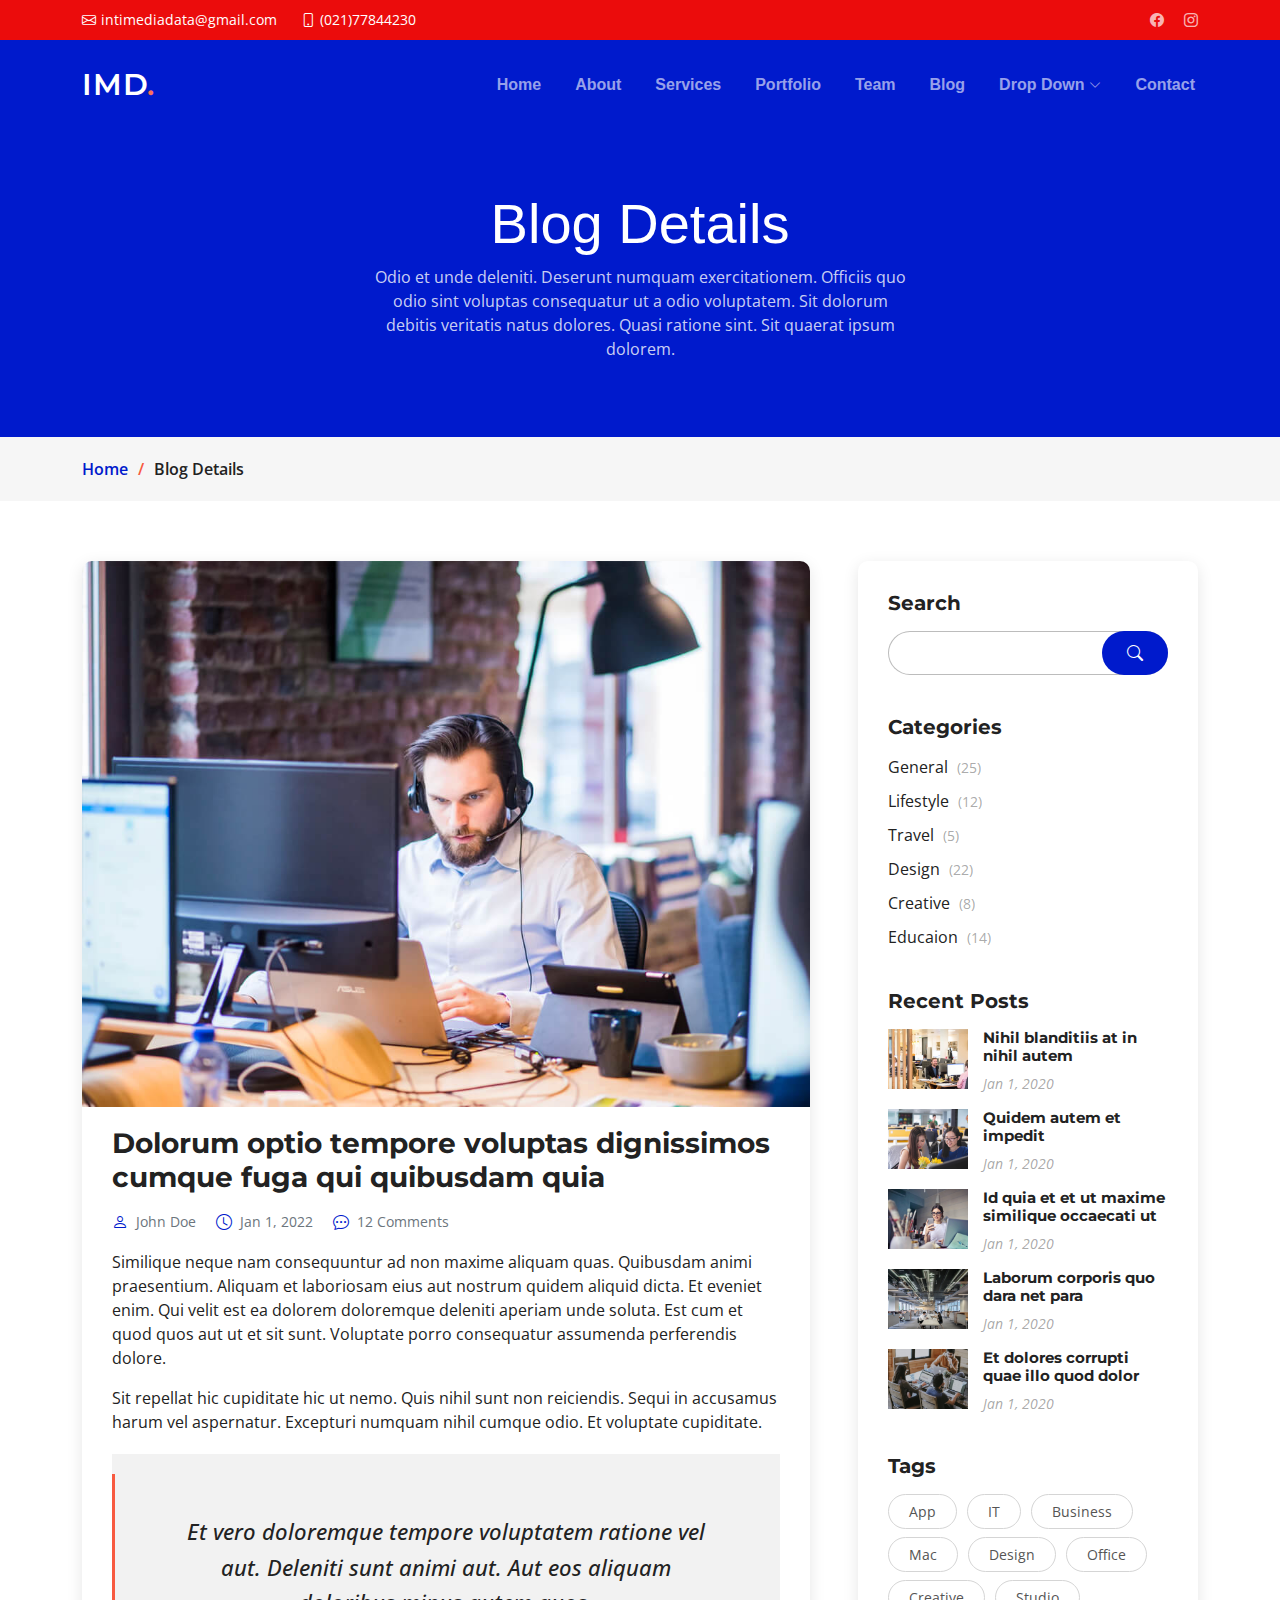
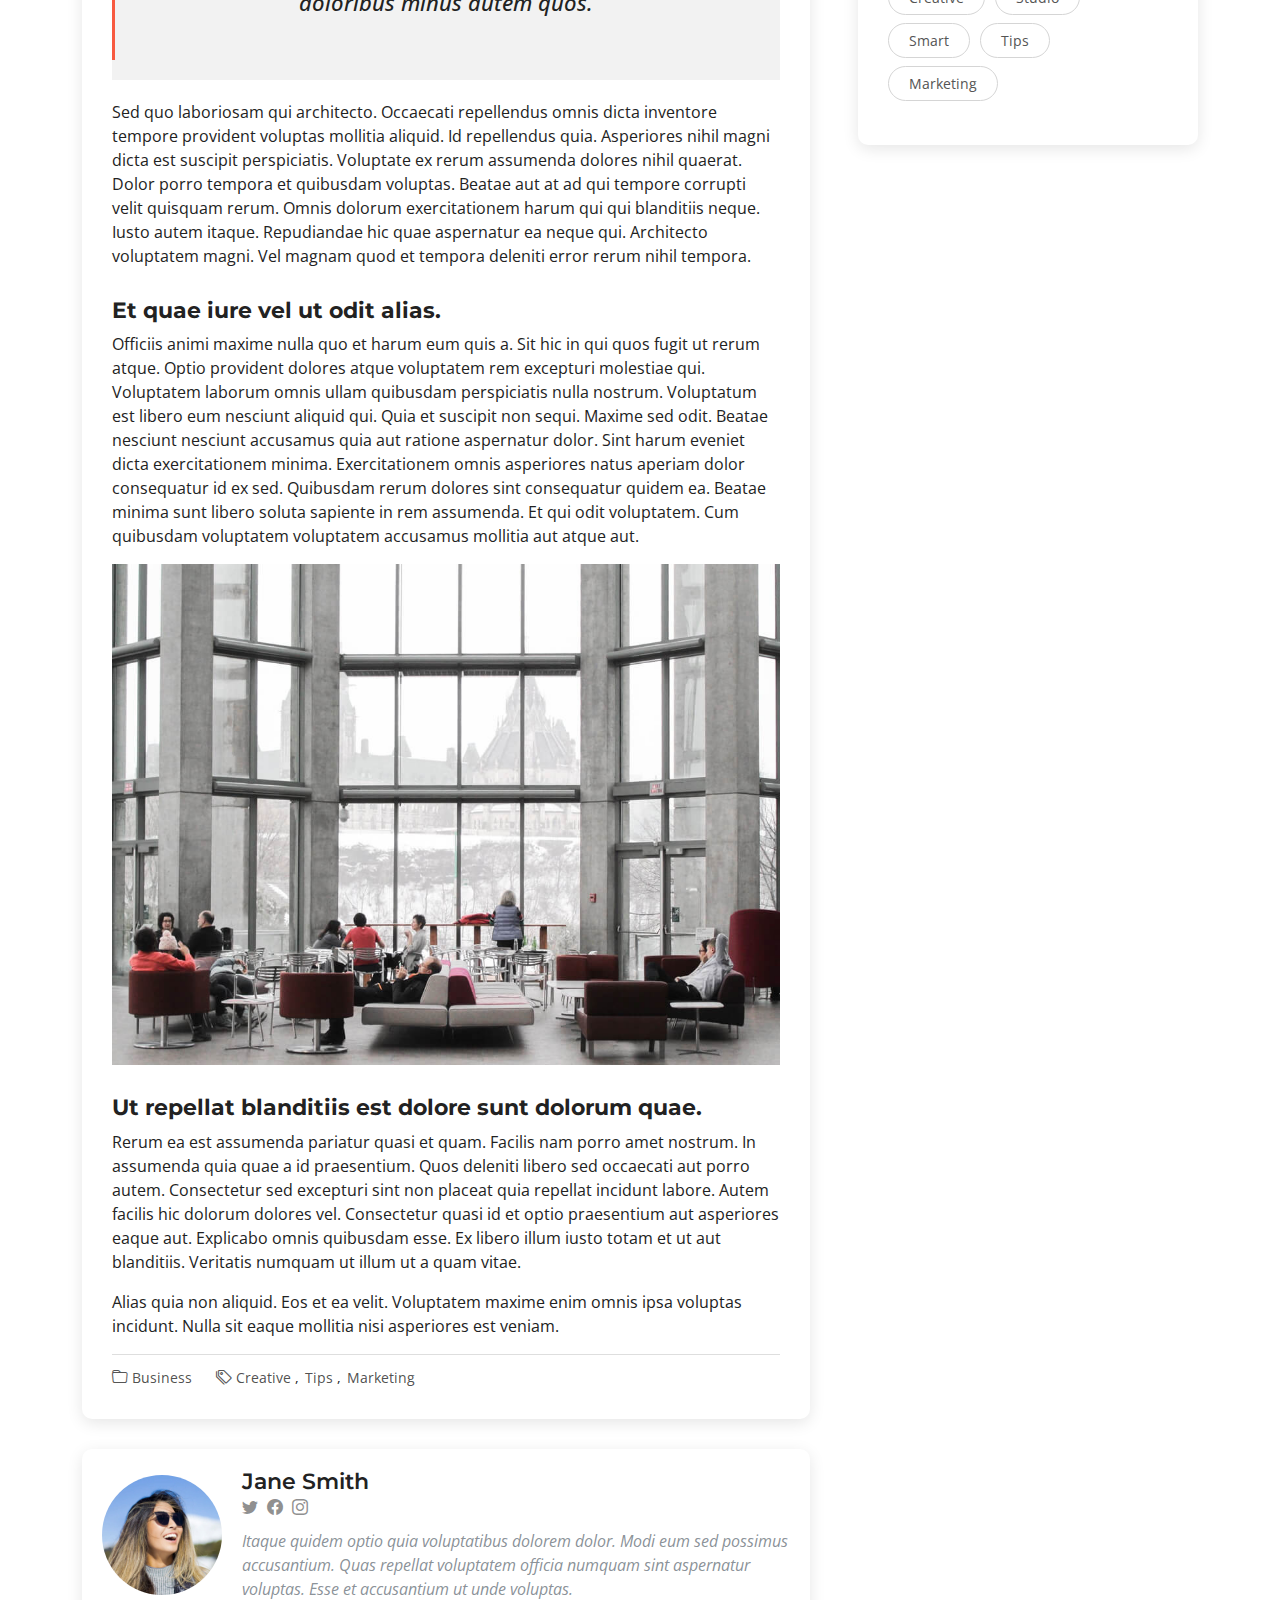
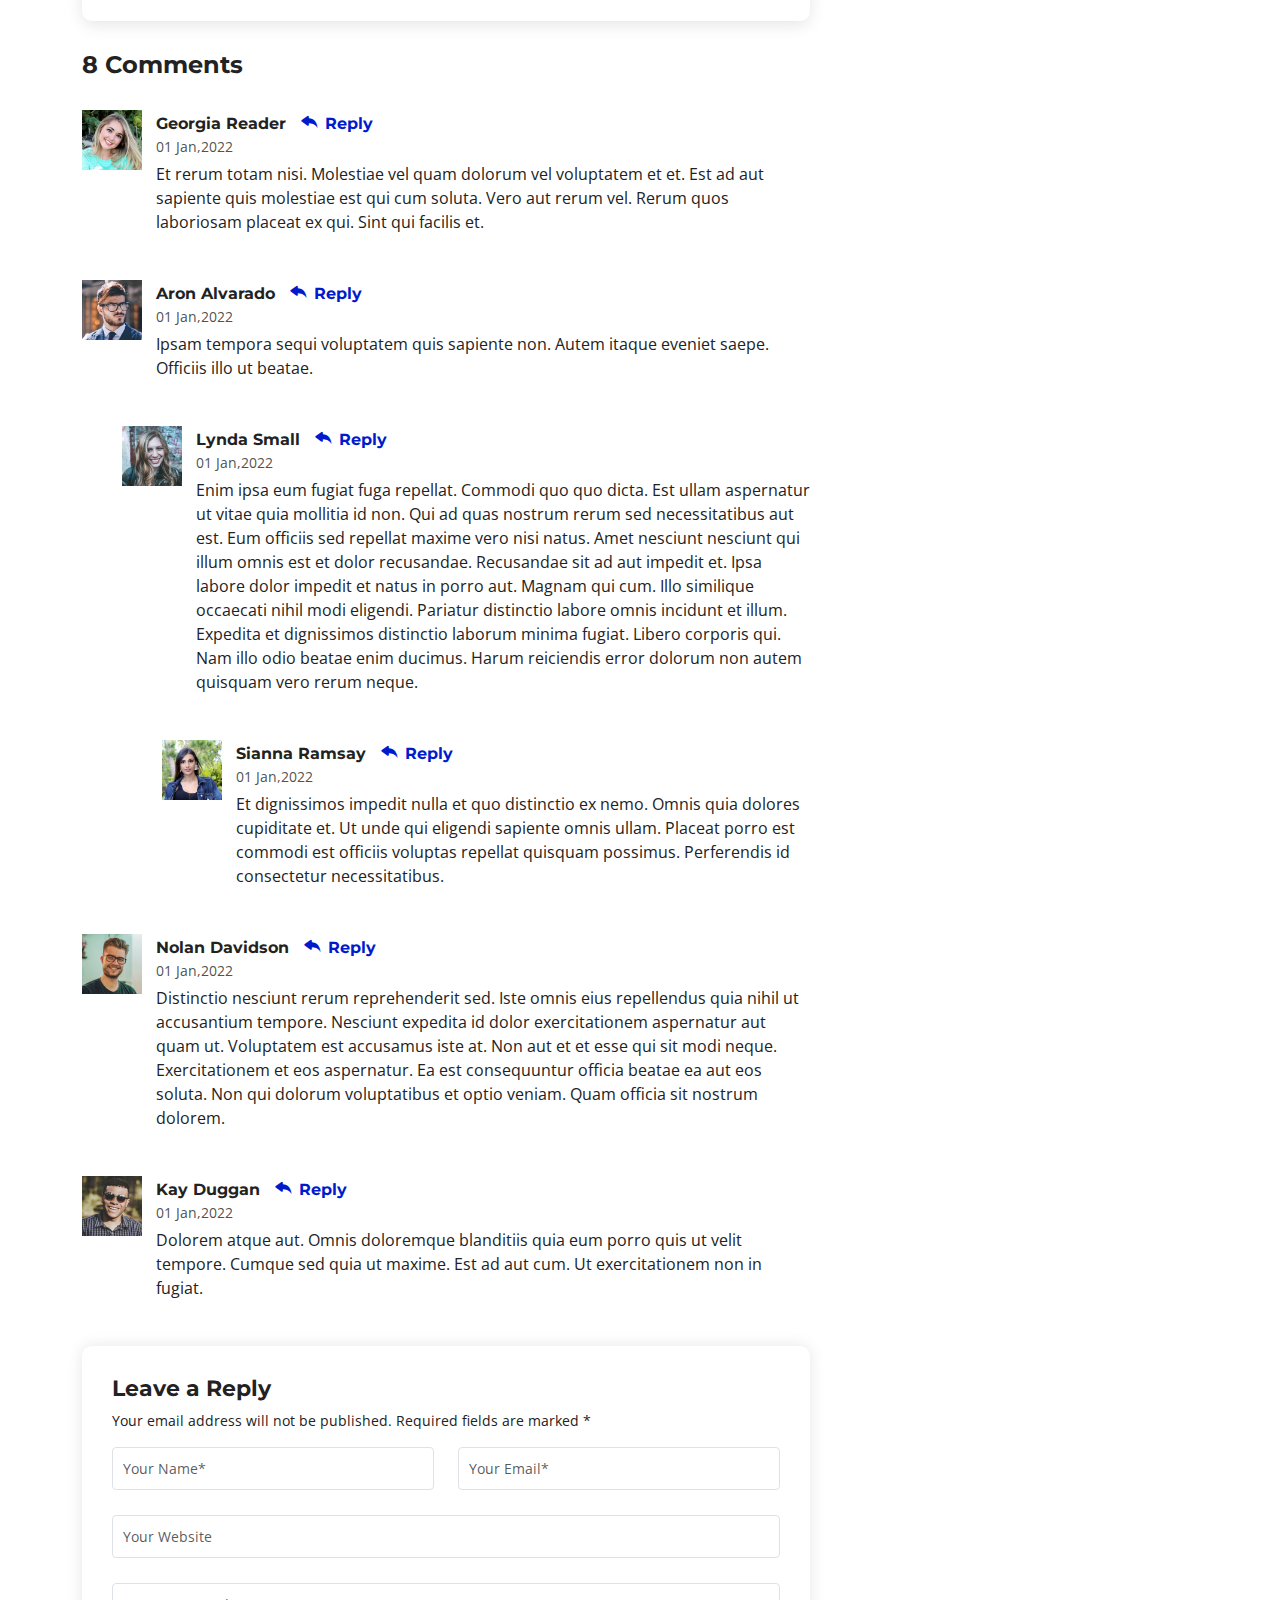
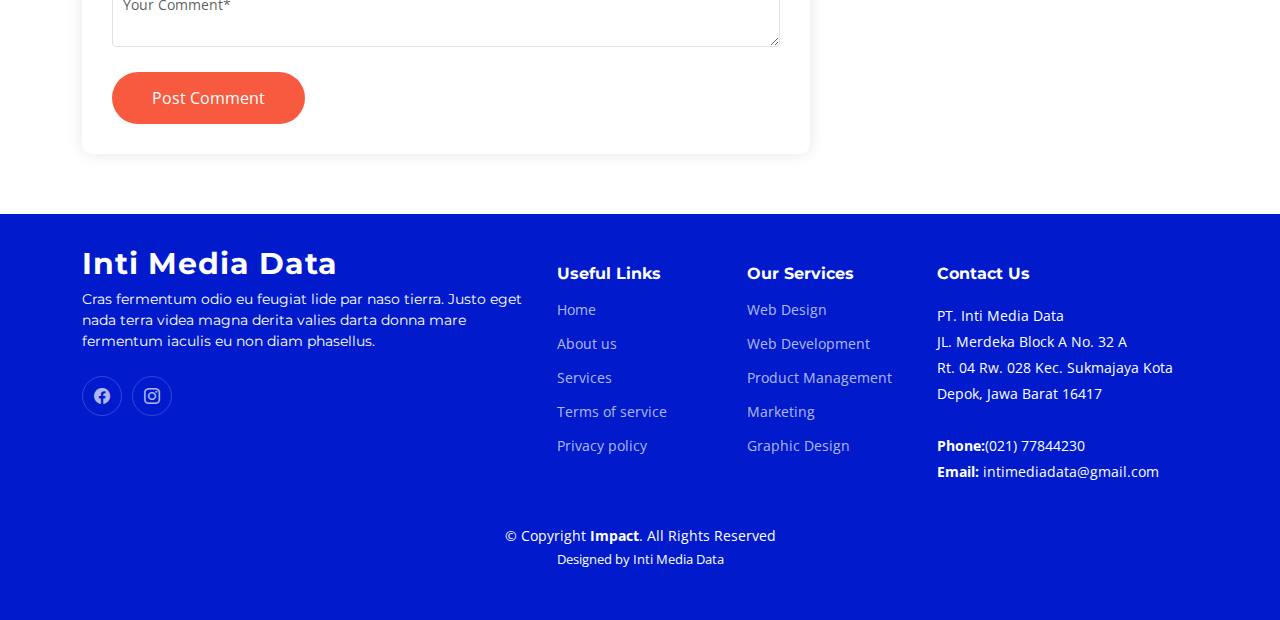
<file: blog-details.html>
<!DOCTYPE html>
<html lang="en">

<head>
  <meta charset="utf-8">
  <meta content="width=device-width, initial-scale=1.0" name="viewport">

  <title>Inti Media Data</title>
  <meta content="" name="description">
  <meta content="" name="keywords">

   <!-- Favicons -->
   <link href="assets/IMD/logo imd utama.png" rel="icon">
   <link href="assets/img/apple-touch-icon.png" rel="apple-touch-icon">
 
   <!-- Google Fonts -->
   <link rel="preconnect" href="https://fonts.googleapis.com">
   <link rel="preconnect" href="https://fonts.gstatic.com" crossorigin>
   <link href="https://fonts.googleapis.com/css2?family=Open+Sans:ital,wght@0,300;0,400;0,500;0,600;0,700;1,300;1,400;1,600;1,700&family=Montserrat:ital,wght@0,300;0,400;0,500;0,600;0,700;1,300;1,400;1,500;1,600;1,700&family=Raleway:ital,wght@0,300;0,400;0,500;0,600;0,700;1,300;1,400;1,500;1,600;1,700&display=swap" rel="stylesheet">
 
   <!-- Vendor CSS Files -->
   <link href="assets/vendor/bootstrap/css/bootstrap.min.css" rel="stylesheet">
   <link href="assets/vendor/bootstrap-icons/bootstrap-icons.css" rel="stylesheet">
   <link href="assets/vendor/aos/aos.css" rel="stylesheet">
   <link href="assets/vendor/glightbox/css/glightbox.min.css" rel="stylesheet">
   <link href="assets/vendor/swiper/swiper-bundle.min.css" rel="stylesheet">

  <!-- Template Main CSS File -->
  <link href="assets/css/main.css" rel="stylesheet">
</head>

<body>

  <!-- ======= Header ======= -->
  <section id="topbar" class="topbar d-flex align-items-center">
    <div class="container d-flex justify-content-center justify-content-md-between">
      <div class="contact-info d-flex align-items-center">
        <i class="bi bi-envelope d-flex align-items-center"><a href="mailto:intimediadata@gmail.com">intimediadata@gmail.com</a></i>
        <i class="bi bi-phone d-flex align-items-center ms-4"><span> (021)77844230</span></i>
      </div>
      <div class="social-links d-none d-md-flex align-items-center">
        <!-- <a href="#" class="twitter"><i class="bi bi-twitter"></i></a> -->
        <a href="https://www.facebook.com/profile.php?id=100045658309889" class="facebook"><i class="bi bi-facebook"></i></a> 
        <a href="https://instagram.com/intimediadata?igshid=MzRlODBiNWFlZA==" class="instagram"><i class="bi bi-instagram"></i></a>
        <!-- <a href="#" class="linkedin"><i class="bi bi-linkedin"></i></i></a> -->
      </div>
    </div>
  </section><!-- End Top Bar -->

  <header id="header" class="header d-flex align-items-center">

    <div class="container-fluid container-xl d-flex align-items-center justify-content-between">
      <a href="index.html" class="logo d-flex align-items-center">
        <!-- Uncomment the line below if you also wish to use an image logo -->
        <!-- <img src="assets/img/logo.png" alt=""> -->
        <h1>IMD<span>.</span></h1>
      </a>
      <nav id="navbar" class="navbar">
        <ul>
          <li><a href="/index.html">Home</a></li>
          <li><a href="#about">About</a></li>
          <li><a href="#services">Services</a></li>
          <li><a href="#portfolio">Portfolio</a></li>
          <li><a href="#team">Team</a></li>
          <li><a href="blog.html">Blog</a></li>
          <li class="dropdown"><a href="#"><span>Drop Down</span> <i class="bi bi-chevron-down dropdown-indicator"></i></a>
            <ul>
              <li><a href="#">Drop Down 1</a></li>
              <li class="dropdown"><a href="#"><span>Deep Drop Down</span> <i class="bi bi-chevron-down dropdown-indicator"></i></a>
                <ul>
                  <li><a href="#">Deep Drop Down 1</a></li>
                  <li><a href="#">Deep Drop Down 2</a></li>
                  <li><a href="#">Deep Drop Down 3</a></li>
                  <li><a href="#">Deep Drop Down 4</a></li>
                  <li><a href="#">Deep Drop Down 5</a></li>
                </ul>
              </li>
              <li><a href="#">Drop Down 2</a></li>
              <li><a href="#">Drop Down 3</a></li>
              <li><a href="#">Drop Down 4</a></li>
            </ul>
          </li>
          <li><a href="#contact">Contact</a></li>
        </ul>
      </nav><!-- .navbar -->

      <i class="mobile-nav-toggle mobile-nav-show bi bi-list"></i>
      <i class="mobile-nav-toggle mobile-nav-hide d-none bi bi-x"></i>

    </div>
  </header><!-- End Header -->
  <!-- End Header -->

  <main id="main">

    <!-- ======= Breadcrumbs ======= -->
    <div class="breadcrumbs">
      <div class="page-header d-flex align-items-center" style="background-image: url('');">
        <div class="container position-relative">
          <div class="row d-flex justify-content-center">
            <div class="col-lg-6 text-center">
              <h2>Blog Details</h2>
              <p>Odio et unde deleniti. Deserunt numquam exercitationem. Officiis quo odio sint voluptas consequatur ut a odio voluptatem. Sit dolorum debitis veritatis natus dolores. Quasi ratione sint. Sit quaerat ipsum dolorem.</p>
            </div>
          </div>
        </div>
      </div>
      <nav>
        <div class="container">
          <ol>
            <li><a href="index.html">Home</a></li>
            <li>Blog Details</li>
          </ol>
        </div>
      </nav>
    </div><!-- End Breadcrumbs -->

    <!-- ======= Blog Details Section ======= -->
    <section id="blog" class="blog">
      <div class="container" data-aos="fade-up">

        <div class="row g-5">

          <div class="col-lg-8">

            <article class="blog-details">

              <div class="post-img">
                <img src="assets/img/blog/blog-1.jpg" alt="" class="img-fluid">
              </div>

              <h2 class="title">Dolorum optio tempore voluptas dignissimos cumque fuga qui quibusdam quia</h2>

              <div class="meta-top">
                <ul>
                  <li class="d-flex align-items-center"><i class="bi bi-person"></i> <a href="blog-details.html">John Doe</a></li>
                  <li class="d-flex align-items-center"><i class="bi bi-clock"></i> <a href="blog-details.html"><time datetime="2020-01-01">Jan 1, 2022</time></a></li>
                  <li class="d-flex align-items-center"><i class="bi bi-chat-dots"></i> <a href="blog-details.html">12 Comments</a></li>
                </ul>
              </div><!-- End meta top -->

              <div class="content">
                <p>
                  Similique neque nam consequuntur ad non maxime aliquam quas. Quibusdam animi praesentium. Aliquam et laboriosam eius aut nostrum quidem aliquid dicta.
                  Et eveniet enim. Qui velit est ea dolorem doloremque deleniti aperiam unde soluta. Est cum et quod quos aut ut et sit sunt. Voluptate porro consequatur assumenda perferendis dolore.
                </p>

                <p>
                  Sit repellat hic cupiditate hic ut nemo. Quis nihil sunt non reiciendis. Sequi in accusamus harum vel aspernatur. Excepturi numquam nihil cumque odio. Et voluptate cupiditate.
                </p>

                <blockquote>
                  <p>
                    Et vero doloremque tempore voluptatem ratione vel aut. Deleniti sunt animi aut. Aut eos aliquam doloribus minus autem quos.
                  </p>
                </blockquote>

                <p>
                  Sed quo laboriosam qui architecto. Occaecati repellendus omnis dicta inventore tempore provident voluptas mollitia aliquid. Id repellendus quia. Asperiores nihil magni dicta est suscipit perspiciatis. Voluptate ex rerum assumenda dolores nihil quaerat.
                  Dolor porro tempora et quibusdam voluptas. Beatae aut at ad qui tempore corrupti velit quisquam rerum. Omnis dolorum exercitationem harum qui qui blanditiis neque.
                  Iusto autem itaque. Repudiandae hic quae aspernatur ea neque qui. Architecto voluptatem magni. Vel magnam quod et tempora deleniti error rerum nihil tempora.
                </p>

                <h3>Et quae iure vel ut odit alias.</h3>
                <p>
                  Officiis animi maxime nulla quo et harum eum quis a. Sit hic in qui quos fugit ut rerum atque. Optio provident dolores atque voluptatem rem excepturi molestiae qui. Voluptatem laborum omnis ullam quibusdam perspiciatis nulla nostrum. Voluptatum est libero eum nesciunt aliquid qui.
                  Quia et suscipit non sequi. Maxime sed odit. Beatae nesciunt nesciunt accusamus quia aut ratione aspernatur dolor. Sint harum eveniet dicta exercitationem minima. Exercitationem omnis asperiores natus aperiam dolor consequatur id ex sed. Quibusdam rerum dolores sint consequatur quidem ea.
                  Beatae minima sunt libero soluta sapiente in rem assumenda. Et qui odit voluptatem. Cum quibusdam voluptatem voluptatem accusamus mollitia aut atque aut.
                </p>
                <img src="assets/img/blog/blog-inside-post.jpg" class="img-fluid" alt="">

                <h3>Ut repellat blanditiis est dolore sunt dolorum quae.</h3>
                <p>
                  Rerum ea est assumenda pariatur quasi et quam. Facilis nam porro amet nostrum. In assumenda quia quae a id praesentium. Quos deleniti libero sed occaecati aut porro autem. Consectetur sed excepturi sint non placeat quia repellat incidunt labore. Autem facilis hic dolorum dolores vel.
                  Consectetur quasi id et optio praesentium aut asperiores eaque aut. Explicabo omnis quibusdam esse. Ex libero illum iusto totam et ut aut blanditiis. Veritatis numquam ut illum ut a quam vitae.
                </p>
                <p>
                  Alias quia non aliquid. Eos et ea velit. Voluptatem maxime enim omnis ipsa voluptas incidunt. Nulla sit eaque mollitia nisi asperiores est veniam.
                </p>

              </div><!-- End post content -->

              <div class="meta-bottom">
                <i class="bi bi-folder"></i>
                <ul class="cats">
                  <li><a href="#">Business</a></li>
                </ul>

                <i class="bi bi-tags"></i>
                <ul class="tags">
                  <li><a href="#">Creative</a></li>
                  <li><a href="#">Tips</a></li>
                  <li><a href="#">Marketing</a></li>
                </ul>
              </div><!-- End meta bottom -->

            </article><!-- End blog post -->

            <div class="post-author d-flex align-items-center">
              <img src="assets/img/blog/blog-author.jpg" class="rounded-circle flex-shrink-0" alt="">
              <div>
                <h4>Jane Smith</h4>
                <div class="social-links">
                  <a href="https://twitters.com/#"><i class="bi bi-twitter"></i></a>
                  <a href="https://facebook.com/#"><i class="bi bi-facebook"></i></a>
                  <a href="https://instagram.com/#"><i class="biu bi-instagram"></i></a>
                </div>
                <p>
                  Itaque quidem optio quia voluptatibus dolorem dolor. Modi eum sed possimus accusantium. Quas repellat voluptatem officia numquam sint aspernatur voluptas. Esse et accusantium ut unde voluptas.
                </p>
              </div>
            </div><!-- End post author -->

            <div class="comments">

              <h4 class="comments-count">8 Comments</h4>

              <div id="comment-1" class="comment">
                <div class="d-flex">
                  <div class="comment-img"><img src="assets/img/blog/comments-1.jpg" alt=""></div>
                  <div>
                    <h5><a href="">Georgia Reader</a> <a href="#" class="reply"><i class="bi bi-reply-fill"></i> Reply</a></h5>
                    <time datetime="2020-01-01">01 Jan,2022</time>
                    <p>
                      Et rerum totam nisi. Molestiae vel quam dolorum vel voluptatem et et. Est ad aut sapiente quis molestiae est qui cum soluta.
                      Vero aut rerum vel. Rerum quos laboriosam placeat ex qui. Sint qui facilis et.
                    </p>
                  </div>
                </div>
              </div><!-- End comment #1 -->

              <div id="comment-2" class="comment">
                <div class="d-flex">
                  <div class="comment-img"><img src="assets/img/blog/comments-2.jpg" alt=""></div>
                  <div>
                    <h5><a href="">Aron Alvarado</a> <a href="#" class="reply"><i class="bi bi-reply-fill"></i> Reply</a></h5>
                    <time datetime="2020-01-01">01 Jan,2022</time>
                    <p>
                      Ipsam tempora sequi voluptatem quis sapiente non. Autem itaque eveniet saepe. Officiis illo ut beatae.
                    </p>
                  </div>
                </div>

                <div id="comment-reply-1" class="comment comment-reply">
                  <div class="d-flex">
                    <div class="comment-img"><img src="assets/img/blog/comments-3.jpg" alt=""></div>
                    <div>
                      <h5><a href="">Lynda Small</a> <a href="#" class="reply"><i class="bi bi-reply-fill"></i> Reply</a></h5>
                      <time datetime="2020-01-01">01 Jan,2022</time>
                      <p>
                        Enim ipsa eum fugiat fuga repellat. Commodi quo quo dicta. Est ullam aspernatur ut vitae quia mollitia id non. Qui ad quas nostrum rerum sed necessitatibus aut est. Eum officiis sed repellat maxime vero nisi natus. Amet nesciunt nesciunt qui illum omnis est et dolor recusandae.

                        Recusandae sit ad aut impedit et. Ipsa labore dolor impedit et natus in porro aut. Magnam qui cum. Illo similique occaecati nihil modi eligendi. Pariatur distinctio labore omnis incidunt et illum. Expedita et dignissimos distinctio laborum minima fugiat.

                        Libero corporis qui. Nam illo odio beatae enim ducimus. Harum reiciendis error dolorum non autem quisquam vero rerum neque.
                      </p>
                    </div>
                  </div>

                  <div id="comment-reply-2" class="comment comment-reply">
                    <div class="d-flex">
                      <div class="comment-img"><img src="assets/img/blog/comments-4.jpg" alt=""></div>
                      <div>
                        <h5><a href="">Sianna Ramsay</a> <a href="#" class="reply"><i class="bi bi-reply-fill"></i> Reply</a></h5>
                        <time datetime="2020-01-01">01 Jan,2022</time>
                        <p>
                          Et dignissimos impedit nulla et quo distinctio ex nemo. Omnis quia dolores cupiditate et. Ut unde qui eligendi sapiente omnis ullam. Placeat porro est commodi est officiis voluptas repellat quisquam possimus. Perferendis id consectetur necessitatibus.
                        </p>
                      </div>
                    </div>

                  </div><!-- End comment reply #2-->

                </div><!-- End comment reply #1-->

              </div><!-- End comment #2-->

              <div id="comment-3" class="comment">
                <div class="d-flex">
                  <div class="comment-img"><img src="assets/img/blog/comments-5.jpg" alt=""></div>
                  <div>
                    <h5><a href="">Nolan Davidson</a> <a href="#" class="reply"><i class="bi bi-reply-fill"></i> Reply</a></h5>
                    <time datetime="2020-01-01">01 Jan,2022</time>
                    <p>
                      Distinctio nesciunt rerum reprehenderit sed. Iste omnis eius repellendus quia nihil ut accusantium tempore. Nesciunt expedita id dolor exercitationem aspernatur aut quam ut. Voluptatem est accusamus iste at.
                      Non aut et et esse qui sit modi neque. Exercitationem et eos aspernatur. Ea est consequuntur officia beatae ea aut eos soluta. Non qui dolorum voluptatibus et optio veniam. Quam officia sit nostrum dolorem.
                    </p>
                  </div>
                </div>

              </div><!-- End comment #3 -->

              <div id="comment-4" class="comment">
                <div class="d-flex">
                  <div class="comment-img"><img src="assets/img/blog/comments-6.jpg" alt=""></div>
                  <div>
                    <h5><a href="">Kay Duggan</a> <a href="#" class="reply"><i class="bi bi-reply-fill"></i> Reply</a></h5>
                    <time datetime="2020-01-01">01 Jan,2022</time>
                    <p>
                      Dolorem atque aut. Omnis doloremque blanditiis quia eum porro quis ut velit tempore. Cumque sed quia ut maxime. Est ad aut cum. Ut exercitationem non in fugiat.
                    </p>
                  </div>
                </div>

              </div><!-- End comment #4 -->

              <div class="reply-form">

                <h4>Leave a Reply</h4>
                <p>Your email address will not be published. Required fields are marked * </p>
                <form action="">
                  <div class="row">
                    <div class="col-md-6 form-group">
                      <input name="name" type="text" class="form-control" placeholder="Your Name*">
                    </div>
                    <div class="col-md-6 form-group">
                      <input name="email" type="text" class="form-control" placeholder="Your Email*">
                    </div>
                  </div>
                  <div class="row">
                    <div class="col form-group">
                      <input name="website" type="text" class="form-control" placeholder="Your Website">
                    </div>
                  </div>
                  <div class="row">
                    <div class="col form-group">
                      <textarea name="comment" class="form-control" placeholder="Your Comment*"></textarea>
                    </div>
                  </div>
                  <button type="submit" class="btn btn-primary">Post Comment</button>

                </form>

              </div>

            </div><!-- End blog comments -->

          </div>

          <div class="col-lg-4">

            <div class="sidebar">

              <div class="sidebar-item search-form">
                <h3 class="sidebar-title">Search</h3>
                <form action="" class="mt-3">
                  <input type="text">
                  <button type="submit"><i class="bi bi-search"></i></button>
                </form>
              </div><!-- End sidebar search formn-->

              <div class="sidebar-item categories">
                <h3 class="sidebar-title">Categories</h3>
                <ul class="mt-3">
                  <li><a href="#">General <span>(25)</span></a></li>
                  <li><a href="#">Lifestyle <span>(12)</span></a></li>
                  <li><a href="#">Travel <span>(5)</span></a></li>
                  <li><a href="#">Design <span>(22)</span></a></li>
                  <li><a href="#">Creative <span>(8)</span></a></li>
                  <li><a href="#">Educaion <span>(14)</span></a></li>
                </ul>
              </div><!-- End sidebar categories-->

              <div class="sidebar-item recent-posts">
                <h3 class="sidebar-title">Recent Posts</h3>

                <div class="mt-3">

                  <div class="post-item mt-3">
                    <img src="assets/img/blog/blog-recent-1.jpg" alt="">
                    <div>
                      <h4><a href="blog-details.html">Nihil blanditiis at in nihil autem</a></h4>
                      <time datetime="2020-01-01">Jan 1, 2020</time>
                    </div>
                  </div><!-- End recent post item-->

                  <div class="post-item">
                    <img src="assets/img/blog/blog-recent-2.jpg" alt="">
                    <div>
                      <h4><a href="blog-details.html">Quidem autem et impedit</a></h4>
                      <time datetime="2020-01-01">Jan 1, 2020</time>
                    </div>
                  </div><!-- End recent post item-->

                  <div class="post-item">
                    <img src="assets/img/blog/blog-recent-3.jpg" alt="">
                    <div>
                      <h4><a href="blog-details.html">Id quia et et ut maxime similique occaecati ut</a></h4>
                      <time datetime="2020-01-01">Jan 1, 2020</time>
                    </div>
                  </div><!-- End recent post item-->

                  <div class="post-item">
                    <img src="assets/img/blog/blog-recent-4.jpg" alt="">
                    <div>
                      <h4><a href="blog-details.html">Laborum corporis quo dara net para</a></h4>
                      <time datetime="2020-01-01">Jan 1, 2020</time>
                    </div>
                  </div><!-- End recent post item-->

                  <div class="post-item">
                    <img src="assets/img/blog/blog-recent-5.jpg" alt="">
                    <div>
                      <h4><a href="blog-details.html">Et dolores corrupti quae illo quod dolor</a></h4>
                      <time datetime="2020-01-01">Jan 1, 2020</time>
                    </div>
                  </div><!-- End recent post item-->

                </div>

              </div><!-- End sidebar recent posts-->

              <div class="sidebar-item tags">
                <h3 class="sidebar-title">Tags</h3>
                <ul class="mt-3">
                  <li><a href="#">App</a></li>
                  <li><a href="#">IT</a></li>
                  <li><a href="#">Business</a></li>
                  <li><a href="#">Mac</a></li>
                  <li><a href="#">Design</a></li>
                  <li><a href="#">Office</a></li>
                  <li><a href="#">Creative</a></li>
                  <li><a href="#">Studio</a></li>
                  <li><a href="#">Smart</a></li>
                  <li><a href="#">Tips</a></li>
                  <li><a href="#">Marketing</a></li>
                </ul>
              </div><!-- End sidebar tags-->

            </div><!-- End Blog Sidebar -->

          </div>
        </div>

      </div>
    </section><!-- End Blog Details Section -->

  </main><!-- End #main -->

  <!-- ======= Footer ======= -->
  <footer id="footer" class="footer">
    
    <div class="container">
      <div class="row gy-4">
        <div class="col-lg-5 col-md-12 footer-info">
          <a href="index.html" class="logo d-flex align-items-center">
            <span>Inti Media Data</span>
          </a>
          <p>Cras fermentum odio eu feugiat lide par naso tierra. Justo eget nada terra videa magna derita valies darta donna mare fermentum iaculis eu non diam phasellus.</p>
          <div class="social-links d-flex mt-4">
            <!-- <a href="#" class="twitter"><i class="bi bi-twitter"></i></a> -->
            <a href="https://www.facebook.com/profile.php?id=100045658309889" class="facebook"><i class="bi bi-facebook"></i></a>
            <a href="https://instagram.com/intimediadata?igshid=MzRlODBiNWFlZA==" class="instagram"><i class="bi bi-instagram"></i></a>
            <!-- <a href="#" class="linkedin"><i class="bi bi-linkedin"></i></a> -->
          </div>
        </div>

        <div class="col-lg-2 col-6 footer-links">
          <h4>Useful Links</h4>
          <ul>
            <li><a href="#">Home</a></li>
            <li><a href="#">About us</a></li>
            <li><a href="#">Services</a></li>
            <li><a href="#">Terms of service</a></li>
            <li><a href="#">Privacy policy</a></li>
          </ul>
        </div>

        <div class="col-lg-2 col-6 footer-links">
          <h4>Our Services</h4>
          <ul>
            <li><a href="#">Web Design</a></li>
            <li><a href="#">Web Development</a></li>
            <li><a href="#">Product Management</a></li>
            <li><a href="#">Marketing</a></li>
            <li><a href="#">Graphic Design</a></li>
          </ul>
        </div>

        <div class="col-lg-3 col-md-12 footer-contact text-center text-md-start">
          <h4>Contact Us</h4>
          <p>
            PT. Inti Media Data<br>
            JL. Merdeka Block A No. 32 A<br>
            Rt. 04 Rw. 028  Kec. Sukmajaya Kota Depok, Jawa Barat 16417 <br><br>
            <strong>Phone:</strong>(021) 77844230
            <br>
            <strong>Email:</strong> intimediadata@gmail.com<br>
          </p>

        </div>

      </div>
    </div>

    <div class="container mt-4">
      <div class="copyright">
        &copy; Copyright <strong><span>Impact</span></strong>. All Rights Reserved
      </div>
      <div class="credits">
        Designed by <a href="#">Inti Media Data</a>
      </div>
    </div>

  </footer><!-- End Footer -->
  <!-- End Footer -->

  <a href="#" class="scroll-top d-flex align-items-center justify-content-center"><i class="bi bi-arrow-up-short"></i></a>

  <div id="preloader"></div>

  <!-- Vendor JS Files -->
  <script src="assets/vendor/bootstrap/js/bootstrap.bundle.min.js"></script>
  <script src="assets/vendor/aos/aos.js"></script>
  <script src="assets/vendor/glightbox/js/glightbox.min.js"></script>
  <script src="assets/vendor/purecounter/purecounter_vanilla.js"></script>
  <script src="assets/vendor/swiper/swiper-bundle.min.js"></script>
  <script src="assets/vendor/isotope-layout/isotope.pkgd.min.js"></script>
  <script src="assets/vendor/php-email-form/validate.js"></script>

  <!-- Template Main JS File -->
  <script src="assets/js/main.js"></script>

</body>

</html>
</file>
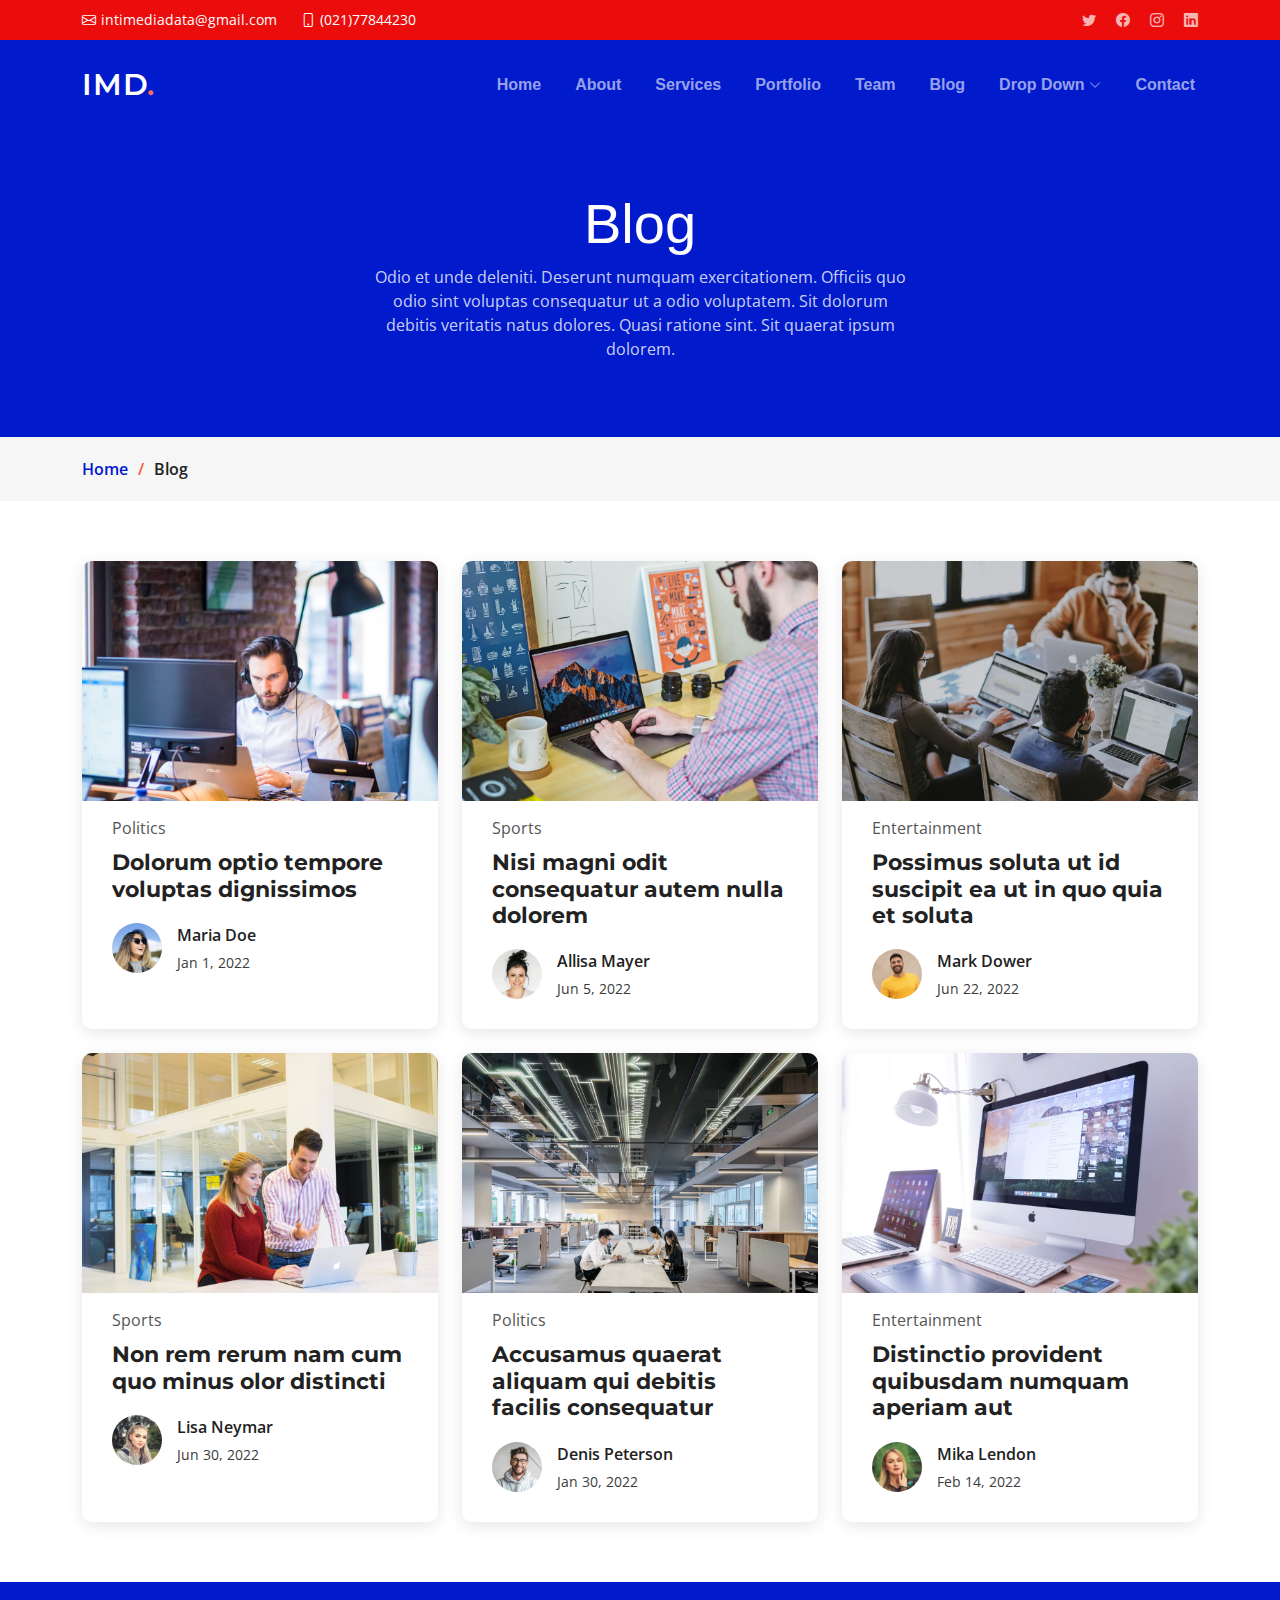
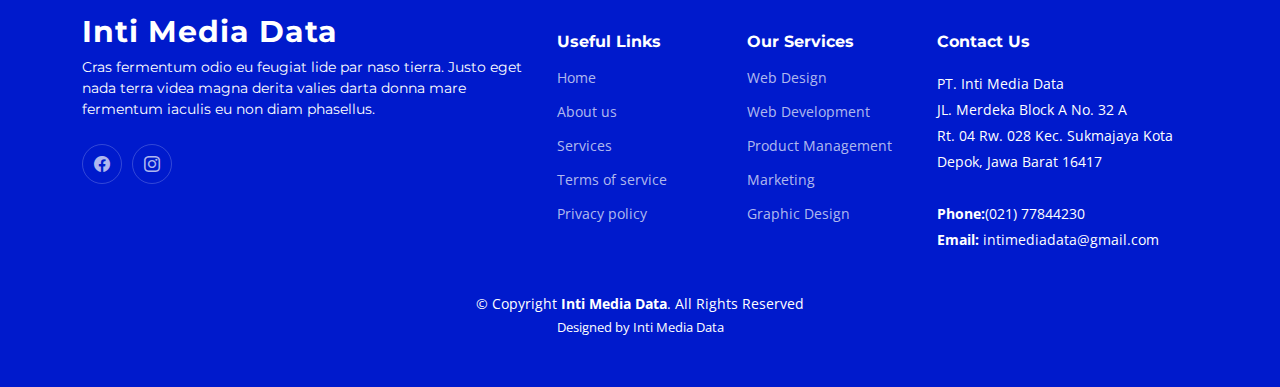
<file: blog.html>
<!DOCTYPE html>
<html lang="en">

<head>
  <meta charset="utf-8">
  <meta content="width=device-width, initial-scale=1.0" name="viewport">

  <title>Inti Media Data</title>
  <meta content="" name="description">
  <meta content="" name="keywords">

  <!-- Favicons -->
  <link href="assets/img/favicon.png" rel="icon">
  <link href="assets/img/apple-touch-icon.png" rel="apple-touch-icon">

  <!-- Google Fonts -->
  <link rel="preconnect" href="https://fonts.googleapis.com">
  <link rel="preconnect" href="https://fonts.gstatic.com" crossorigin>
  <link href="https://fonts.googleapis.com/css2?family=Open+Sans:ital,wght@0,300;0,400;0,500;0,600;0,700;1,300;1,400;1,600;1,700&family=Montserrat:ital,wght@0,300;0,400;0,500;0,600;0,700;1,300;1,400;1,500;1,600;1,700&family=Raleway:ital,wght@0,300;0,400;0,500;0,600;0,700;1,300;1,400;1,500;1,600;1,700&display=swap" rel="stylesheet">

  <!-- Vendor CSS Files -->
  <link href="assets/vendor/bootstrap/css/bootstrap.min.css" rel="stylesheet">
  <link href="assets/vendor/bootstrap-icons/bootstrap-icons.css" rel="stylesheet">
  <link href="assets/vendor/aos/aos.css" rel="stylesheet">
  <link href="assets/vendor/glightbox/css/glightbox.min.css" rel="stylesheet">
  <link href="assets/vendor/swiper/swiper-bundle.min.css" rel="stylesheet">

  <!--   Main CSS File -->
  <link href="assets/css/main.css" rel="stylesheet">
</head>

<body>

  <!-- ======= Header ======= -->
  <section id="topbar" class="topbar d-flex align-items-center">
    <div class="container d-flex justify-content-center justify-content-md-between">
      <div class="contact-info d-flex align-items-center">
        <i class="bi bi-envelope d-flex align-items-center"><a href="mailto:contact@example.com">intimediadata@gmail.com</a></i>
        <i class="bi bi-phone d-flex align-items-center ms-4"><span>(021)77844230</span></i>
      </div>
      <div class="social-links d-none d-md-flex align-items-center">
        <a href="#" class="twitter"><i class="bi bi-twitter"></i></a>
        <a href="#" class="facebook"><i class="bi bi-facebook"></i></a>
        <a href="#" class="instagram"><i class="bi bi-instagram"></i></a>
        <a href="#" class="linkedin"><i class="bi bi-linkedin"></i></i></a>
      </div>
    </div>
  </section><!-- End Top Bar -->

  <header id="header" class="header d-flex align-items-center">

    <div class="container-fluid container-xl d-flex align-items-center justify-content-between">
      <a href="index.html" class="logo d-flex align-items-center">
        <!-- Uncomment the line below if you also wish to use an image logo -->
        <!-- <img src="assets/img/logo.png" alt=""> -->
        <h1>IMD<span>.</span></h1>
      </a>
      <nav id="navbar" class="navbar">
        <ul>
          <li><a href="/index.html">Home</a></li>
          <li><a href=" ">About</a></li>
          <li><a href="#services">Services</a></li>
          <li><a href="#portfolio">Portfolio</a></li>
          <li><a href="#team">Team</a></li>
          <li><a href="blog.html">Blog</a></li>
          <li class="dropdown"><a href="#"><span>Drop Down</span> <i class="bi bi-chevron-down dropdown-indicator"></i></a>
            <ul>
              <li><a href="#">Drop Down 1</a></li>
              <li class="dropdown"><a href="#"><span>Deep Drop Down</span> <i class="bi bi-chevron-down dropdown-indicator"></i></a>
                <ul>
                  <li><a href="#">Deep Drop Down 1</a></li>
                  <li><a href="#">Deep Drop Down 2</a></li>
                  <li><a href="#">Deep Drop Down 3</a></li>
                  <li><a href="#">Deep Drop Down 4</a></li>
                  <li><a href="#">Deep Drop Down 5</a></li>
                </ul>
              </li>
              <li><a href="#">Drop Down 2</a></li>
              <li><a href="#">Drop Down 3</a></li>
              <li><a href="#">Drop Down 4</a></li>
            </ul>
          </li>
          <li><a href="#contact">Contact</a></li>
        </ul>
      </nav><!-- .navbar -->

      <i class="mobile-nav-toggle mobile-nav-show bi bi-list"></i>
      <i class="mobile-nav-toggle mobile-nav-hide d-none bi bi-x"></i>

    </div>
  </header><!-- End Header -->
  <!-- End Header -->

  <main id="main">

    <!-- ======= Breadcrumbs ======= -->
    <div class="breadcrumbs">
      <div class="page-header d-flex align-items-center" style="background-image: url('');">
        <div class="container position-relative">
          <div class="row d-flex justify-content-center">
            <div class="col-lg-6 text-center">
              <h2>Blog</h2>
              <p>Odio et unde deleniti. Deserunt numquam exercitationem. Officiis quo odio sint voluptas consequatur ut a odio voluptatem. Sit dolorum debitis veritatis natus dolores. Quasi ratione sint. Sit quaerat ipsum dolorem.</p>
            </div>
          </div>
        </div>
      </div>
      <nav>
        <div class="container">
          <ol>
            <li><a href="index.html">Home</a></li>
            <li>Blog</li>
          </ol>
        </div>
      </nav>
    </div><!-- End Breadcrumbs -->

    <!-- ======= Blog Section ======= -->
    <section id="blog" class="blog">
      <div class="container" data-aos="fade-up">

        <div class="row gy-4 posts-list">

          <div class="col-xl-4 col-md-6">
            <article>

              <div class="post-img">
                <img src="assets/img/blog/blog-1.jpg" alt="" class="img-fluid">
              </div>

              <p class="post-category">Politics</p>

              <h2 class="title">
                <a href="blog-details.html">Dolorum optio tempore voluptas dignissimos</a>
              </h2>

              <div class="d-flex align-items-center">
                <img src="assets/img/blog/blog-author.jpg" alt="" class="img-fluid post-author-img flex-shrink-0">
                <div class="post-meta">
                  <p class="post-author-list">Maria Doe</p>
                  <p class="post-date">
                    <time datetime="2022-01-01">Jan 1, 2022</time>
                  </p>
                </div>
              </div>

            </article>
          </div><!-- End post list item -->

          <div class="col-xl-4 col-md-6">
            <article>

              <div class="post-img">
                <img src="assets/img/blog/blog-2.jpg" alt="" class="img-fluid">
              </div>

              <p class="post-category">Sports</p>

              <h2 class="title">
                <a href="blog-details.html">Nisi magni odit consequatur autem nulla dolorem</a>
              </h2>

              <div class="d-flex align-items-center">
                <img src="assets/img/blog/blog-author-2.jpg" alt="" class="img-fluid post-author-img flex-shrink-0">
                <div class="post-meta">
                  <p class="post-author-list">Allisa Mayer</p>
                  <p class="post-date">
                    <time datetime="2022-01-01">Jun 5, 2022</time>
                  </p>
                </div>
              </div>

            </article>
          </div><!-- End post list item -->

          <div class="col-xl-4 col-md-6">
            <article>

              <div class="post-img">
                <img src="assets/img/blog/blog-3.jpg" alt="" class="img-fluid">
              </div>

              <p class="post-category">Entertainment</p>

              <h2 class="title">
                <a href="blog-details.html">Possimus soluta ut id suscipit ea ut in quo quia et soluta</a>
              </h2>

              <div class="d-flex align-items-center">
                <img src="assets/img/blog/blog-author-3.jpg" alt="" class="img-fluid post-author-img flex-shrink-0">
                <div class="post-meta">
                  <p class="post-author-list">Mark Dower</p>
                  <p class="post-date">
                    <time datetime="2022-01-01">Jun 22, 2022</time>
                  </p>
                </div>
              </div>

            </article>
          </div><!-- End post list item -->

          <div class="col-xl-4 col-md-6">
            <article>

              <div class="post-img">
                <img src="assets/img/blog/blog-4.jpg" alt="" class="img-fluid">
              </div>

              <p class="post-category">Sports</p>

              <h2 class="title">
                <a href="blog-details.html">Non rem rerum nam cum quo minus olor distincti</a>
              </h2>

              <div class="d-flex align-items-center">
                <img src="assets/img/blog/blog-author-4.jpg" alt="" class="img-fluid post-author-img flex-shrink-0">
                <div class="post-meta">
                  <p class="post-author-list">Lisa Neymar</p>
                  <p class="post-date">
                    <time datetime="2022-01-01">Jun 30, 2022</time>
                  </p>
                </div>
              </div>

            </article>
          </div><!-- End post list item -->

          <div class="col-xl-4 col-md-6">
            <article>

              <div class="post-img">
                <img src="assets/img/blog/blog-5.jpg" alt="" class="img-fluid">
              </div>

              <p class="post-category">Politics</p>

              <h2 class="title">
                <a href="blog-details.html">Accusamus quaerat aliquam qui debitis facilis consequatur</a>
              </h2>

              <div class="d-flex align-items-center">
                <img src="assets/img/blog/blog-author-5.jpg" alt="" class="img-fluid post-author-img flex-shrink-0">
                <div class="post-meta">
                  <p class="post-author-list">Denis Peterson</p>
                  <p class="post-date">
                    <time datetime="2022-01-01">Jan 30, 2022</time>
                  </p>
                </div>
              </div>

            </article>
          </div><!-- End post list item -->

          <div class="col-xl-4 col-md-6">
            <article>

              <div class="post-img">
                <img src="assets/img/blog/blog-6.jpg" alt="" class="img-fluid">
              </div>

              <p class="post-category">Entertainment</p>

              <h2 class="title">
                <a href="blog-details.html">Distinctio provident quibusdam numquam aperiam aut</a>
              </h2>

              <div class="d-flex align-items-center">
                <img src="assets/img/blog/blog-author-6.jpg" alt="" class="img-fluid post-author-img flex-shrink-0">
                <div class="post-meta">
                  <p class="post-author-list">Mika Lendon</p>
                  <p class="post-date">
                    <time datetime="2022-01-01">Feb 14, 2022</time>
                  </p>
                </div>
              </div>

            </article>
          </div><!-- End post list item -->

        </div><!-- End blog posts list -->

        <!-- <div class="blog-pagination">
          <ul class="justify-content-center">
            <li><a href="#">1</a></li>
            <li class="active"><a href="#">2</a></li>
            <li><a href="#">3</a></li>
          </ul>
        </div>       -->
        
        <!-- End blog pagination -->

      </div>
    </section><!-- End Blog Section -->

  </main><!-- End #main -->

  <!-- ======= Footer ======= -->
  <footer id="footer" class="footer">

    <div class="container">
      <div class="row gy-4">
        <div class="col-lg-5 col-md-12 footer-info">
          <a href="index.html" class="logo d-flex align-items-center">
            <span>Inti Media Data</span>
          </a>
          <p>Cras fermentum odio eu feugiat lide par naso tierra. Justo eget nada terra videa magna derita valies darta donna mare fermentum iaculis eu non diam phasellus.</p>
          <div class="social-links d-flex mt-4">
            <!-- <a href="#" class="twitter"><i class="bi bi-twitter"></i></a> -->
            <a href="https://www.facebook.com/profile.php?id=100045658309889" class="facebook"><i class="bi bi-facebook"></i></a>
            <a href="https://instagram.com/intimediadata?igshid=MzRlODBiNWFlZA==" class="instagram"><i class="bi bi-instagram"></i></a>
            <!-- <a href="#" class="linkedin"><i class="bi bi-linkedin"></i></a> -->
          </div>
        </div>

        <div class="col-lg-2 col-6 footer-links">
          <h4>Useful Links</h4>
          <ul>
            <li><a href="/index.html">Home</a></li>
            <li><a href="#about">About us</a></li>
            <li><a href="#services">Services</a></li>
            <li><a href="#">Terms of service</a></li>
            <li><a href="#">Privacy policy</a></li>
          </ul>
        </div>

        <div class="col-lg-2 col-6 footer-links">
          <h4>Our Services</h4>
          <ul>
            <li><a href="#">Web Design</a></li>
            <li><a href="#">Web Development</a></li>
            <li><a href="#">Product Management</a></li>
            <li><a href="#">Marketing</a></li>
            <li><a href="#">Graphic Design</a></li>
          </ul>
        </div>

        <div class="col-lg-3 col-md-12 footer-contact text-center text-md-start">
          <h4>Contact Us</h4>
          <p>
            PT. Inti Media Data<br>
            JL. Merdeka Block A No. 32 A<br>
            Rt. 04 Rw. 028  Kec. Sukmajaya Kota Depok, Jawa Barat 16417 <br><br>
            <strong>Phone:</strong>(021) 77844230
            <br>
            <strong>Email:</strong> intimediadata@gmail.com<br>
          </p>

        </div>

      </div>
    </div>

    <div class="container mt-4">
      <div class="copyright">
        &copy; Copyright <strong><span>Inti Media Data</span></strong>. All Rights Reserved
      </div>
      <div class="credits">
        Designed by <a href="#">Inti Media Data</a>
      </div>
    </div>

  </footer><!-- End Footer -->
  <!-- End Footer -->

  <a href="#" class="scroll-top d-flex align-items-center justify-content-center"><i class="bi bi-arrow-up-short"></i></a>

  <div id="preloader"></div>

  <!-- Vendor JS Files -->
  <script src="assets/vendor/bootstrap/js/bootstrap.bundle.min.js"></script>
  <script src="assets/vendor/aos/aos.js"></script>
  <script src="assets/vendor/glightbox/js/glightbox.min.js"></script>
  <script src="assets/vendor/purecounter/purecounter_vanilla.js"></script>
  <script src="assets/vendor/swiper/swiper-bundle.min.js"></script>
  <script src="assets/vendor/isotope-layout/isotope.pkgd.min.js"></script>
  <script src="assets/vendor/php-email-form/validate.js"></script>

  <!-- Template Main JS File -->
  <script src="assets/js/main.js"></script>

</body>

</html>
</file>
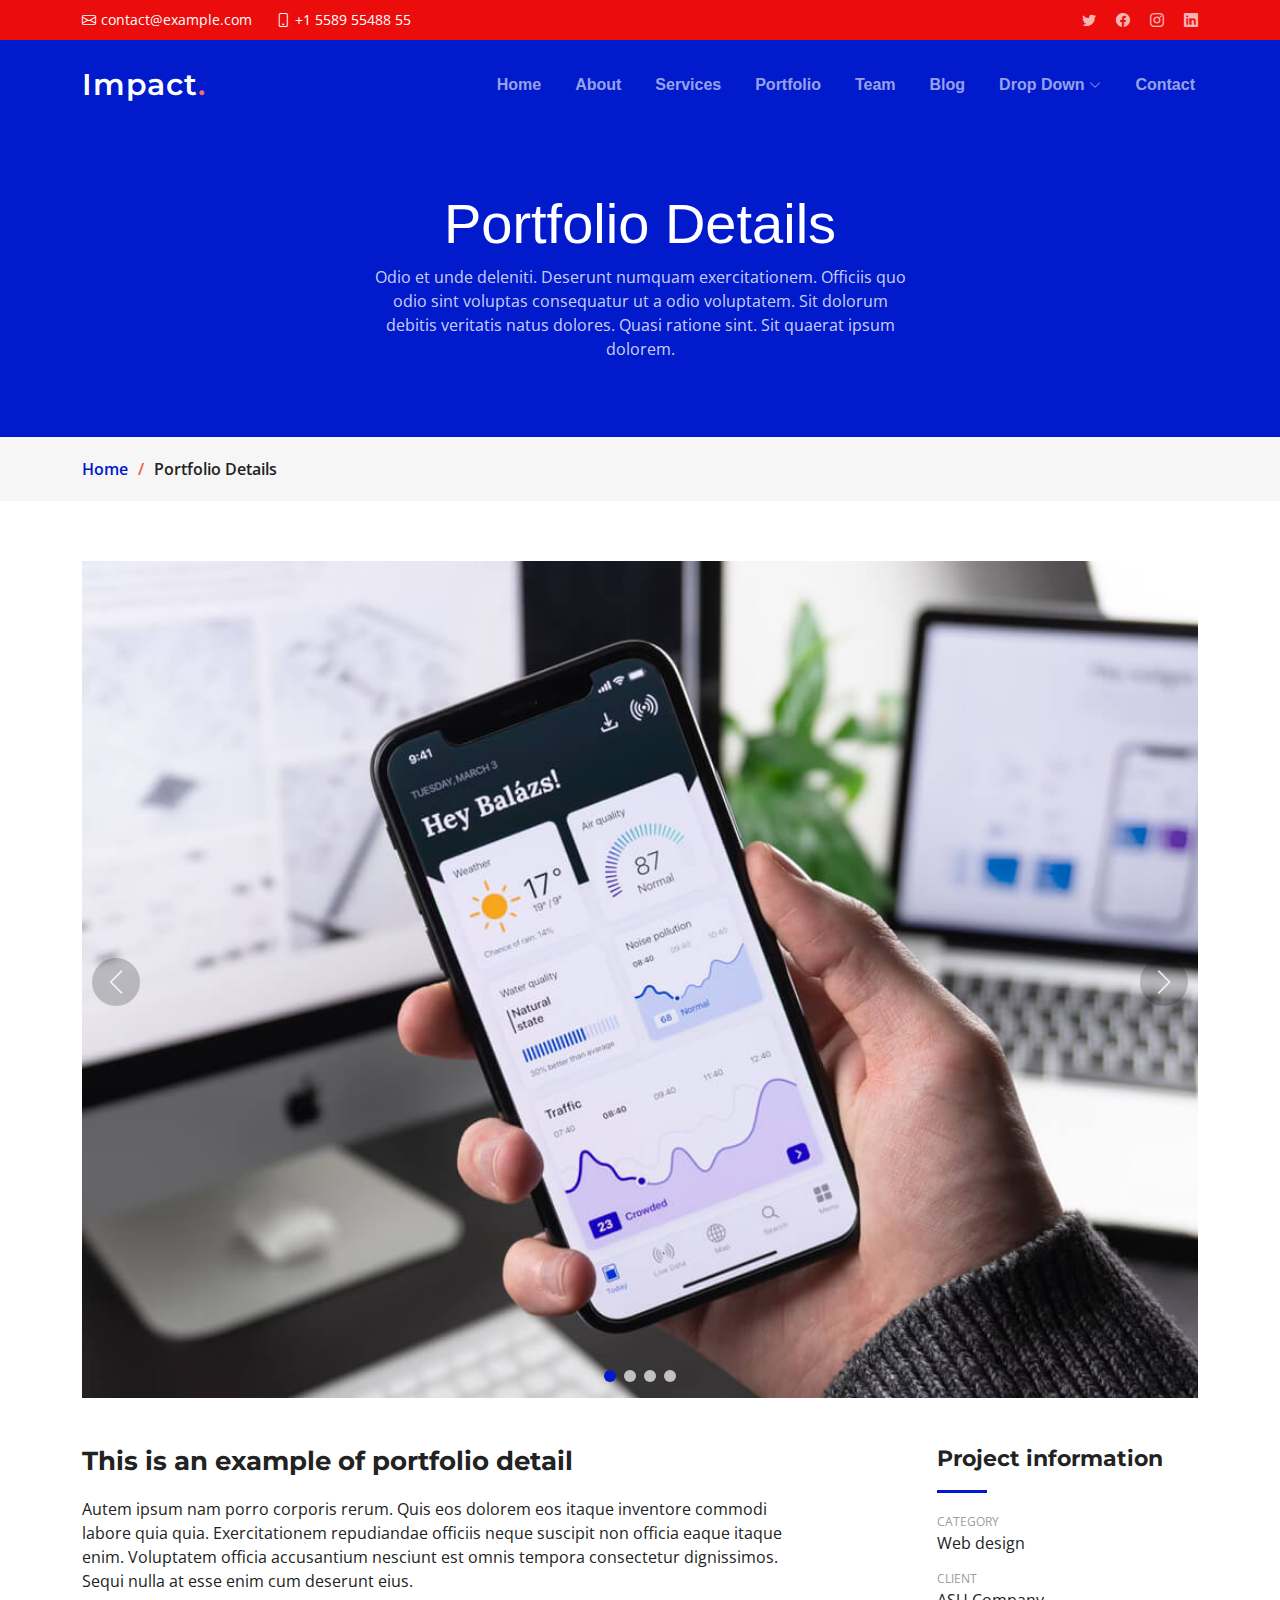
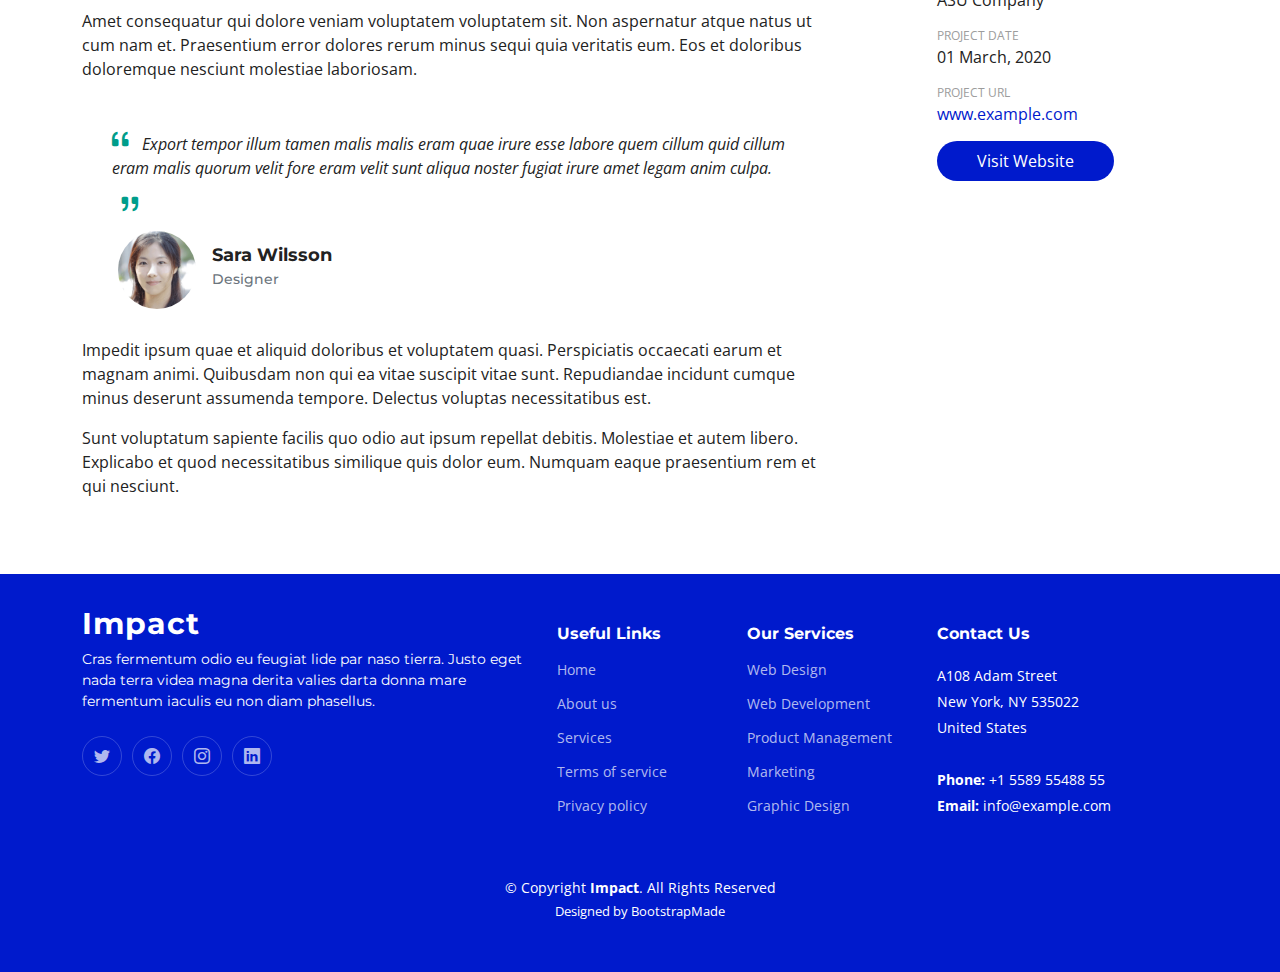
<file: portfolio-details.html>
<!DOCTYPE html>
<html lang="en">

<head>
  <meta charset="utf-8">
  <meta content="width=device-width, initial-scale=1.0" name="viewport">

  <title>Impact Bootstrap Template - Portfolio Details</title>
  <meta content="" name="description">
  <meta content="" name="keywords">

  <!-- Favicons -->
  <link href="assets/img/favicon.png" rel="icon">
  <link href="assets/img/apple-touch-icon.png" rel="apple-touch-icon">

  <!-- Google Fonts -->
  <link rel="preconnect" href="https://fonts.googleapis.com">
  <link rel="preconnect" href="https://fonts.gstatic.com" crossorigin>
  <link href="https://fonts.googleapis.com/css2?family=Open+Sans:ital,wght@0,300;0,400;0,500;0,600;0,700;1,300;1,400;1,600;1,700&family=Montserrat:ital,wght@0,300;0,400;0,500;0,600;0,700;1,300;1,400;1,500;1,600;1,700&family=Raleway:ital,wght@0,300;0,400;0,500;0,600;0,700;1,300;1,400;1,500;1,600;1,700&display=swap" rel="stylesheet">

  <!-- Vendor CSS Files -->
  <link href="assets/vendor/bootstrap/css/bootstrap.min.css" rel="stylesheet">
  <link href="assets/vendor/bootstrap-icons/bootstrap-icons.css" rel="stylesheet">
  <link href="assets/vendor/aos/aos.css" rel="stylesheet">
  <link href="assets/vendor/glightbox/css/glightbox.min.css" rel="stylesheet">
  <link href="assets/vendor/swiper/swiper-bundle.min.css" rel="stylesheet">

  <!-- Template Main CSS File -->
  <link href="assets/css/main.css" rel="stylesheet">

  <!-- =======================================================
  * Template Name: Impact
  * Updated: Sep 18 2023 with Bootstrap v5.3.2
  * Template URL: https://bootstrapmade.com/impact-bootstrap-business-website-template/
  * Author: BootstrapMade.com
  * License: https://bootstrapmade.com/license/
  ======================================================== -->
</head>

<body>

  <!-- ======= Header ======= -->
  <section id="topbar" class="topbar d-flex align-items-center">
    <div class="container d-flex justify-content-center justify-content-md-between">
      <div class="contact-info d-flex align-items-center">
        <i class="bi bi-envelope d-flex align-items-center"><a href="mailto:contact@example.com">contact@example.com</a></i>
        <i class="bi bi-phone d-flex align-items-center ms-4"><span>+1 5589 55488 55</span></i>
      </div>
      <div class="social-links d-none d-md-flex align-items-center">
        <a href="#" class="twitter"><i class="bi bi-twitter"></i></a>
        <a href="#" class="facebook"><i class="bi bi-facebook"></i></a>
        <a href="#" class="instagram"><i class="bi bi-instagram"></i></a>
        <a href="#" class="linkedin"><i class="bi bi-linkedin"></i></i></a>
      </div>
    </div>
  </section><!-- End Top Bar -->

  <header id="header" class="header d-flex align-items-center">

    <div class="container-fluid container-xl d-flex align-items-center justify-content-between">
      <a href="index.html" class="logo d-flex align-items-center">
        <!-- Uncomment the line below if you also wish to use an image logo -->
        <!-- <img src="assets/img/logo.png" alt=""> -->
        <h1>Impact<span>.</span></h1>
      </a>
      <nav id="navbar" class="navbar">
        <ul>
          <li><a href="#hero">Home</a></li>
          <li><a href="#about">About</a></li>
          <li><a href="#services">Services</a></li>
          <li><a href="#portfolio">Portfolio</a></li>
          <li><a href="#team">Team</a></li>
          <li><a href="blog.html">Blog</a></li>
          <li class="dropdown"><a href="#"><span>Drop Down</span> <i class="bi bi-chevron-down dropdown-indicator"></i></a>
            <ul>
              <li><a href="#">Drop Down 1</a></li>
              <li class="dropdown"><a href="#"><span>Deep Drop Down</span> <i class="bi bi-chevron-down dropdown-indicator"></i></a>
                <ul>
                  <li><a href="#">Deep Drop Down 1</a></li>
                  <li><a href="#">Deep Drop Down 2</a></li>
                  <li><a href="#">Deep Drop Down 3</a></li>
                  <li><a href="#">Deep Drop Down 4</a></li>
                  <li><a href="#">Deep Drop Down 5</a></li>
                </ul>
              </li>
              <li><a href="#">Drop Down 2</a></li>
              <li><a href="#">Drop Down 3</a></li>
              <li><a href="#">Drop Down 4</a></li>
            </ul>
          </li>
          <li><a href="#contact">Contact</a></li>
        </ul>
      </nav><!-- .navbar -->

      <i class="mobile-nav-toggle mobile-nav-show bi bi-list"></i>
      <i class="mobile-nav-toggle mobile-nav-hide d-none bi bi-x"></i>

    </div>
  </header><!-- End Header -->
  <!-- End Header -->

  <main id="main">

    <!-- ======= Breadcrumbs ======= -->
    <div class="breadcrumbs">
      <div class="page-header d-flex align-items-center" style="background-image: url('');">
        <div class="container position-relative">
          <div class="row d-flex justify-content-center">
            <div class="col-lg-6 text-center">
              <h2>Portfolio Details</h2>
              <p>Odio et unde deleniti. Deserunt numquam exercitationem. Officiis quo odio sint voluptas consequatur ut a odio voluptatem. Sit dolorum debitis veritatis natus dolores. Quasi ratione sint. Sit quaerat ipsum dolorem.</p>
            </div>
          </div>
        </div>
      </div>
      <nav>
        <div class="container">
          <ol>
            <li><a href="index.html">Home</a></li>
            <li>Portfolio Details</li>
          </ol>
        </div>
      </nav>
    </div><!-- End Breadcrumbs -->

    <!-- ======= Portfolio Details Section ======= -->
    <section id="portfolio-details" class="portfolio-details">
      <div class="container" data-aos="fade-up">

        <div class="position-relative h-100">
          <div class="slides-1 portfolio-details-slider swiper">
            <div class="swiper-wrapper align-items-center">

              <div class="swiper-slide">
                <img src="assets/img/portfolio/app-1.jpg" alt="">
              </div>

              <div class="swiper-slide">
                <img src="assets/img/portfolio/product-1.jpg" alt="">
              </div>

              <div class="swiper-slide">
                <img src="assets/img/portfolio/branding-1.jpg" alt="">
              </div>

              <div class="swiper-slide">
                <img src="assets/img/portfolio/books-1.jpg" alt="">
              </div>

            </div>
            <div class="swiper-pagination"></div>
          </div>
          <div class="swiper-button-prev"></div>
          <div class="swiper-button-next"></div>

        </div>

        <div class="row justify-content-between gy-4 mt-4">

          <div class="col-lg-8">
            <div class="portfolio-description">
              <h2>This is an example of portfolio detail</h2>
              <p>
                Autem ipsum nam porro corporis rerum. Quis eos dolorem eos itaque inventore commodi labore quia quia. Exercitationem repudiandae officiis neque suscipit non officia eaque itaque enim. Voluptatem officia accusantium nesciunt est omnis tempora consectetur dignissimos. Sequi nulla at esse enim cum deserunt eius.
              </p>
              <p>
                Amet consequatur qui dolore veniam voluptatem voluptatem sit. Non aspernatur atque natus ut cum nam et. Praesentium error dolores rerum minus sequi quia veritatis eum. Eos et doloribus doloremque nesciunt molestiae laboriosam.
              </p>

              <div class="testimonial-item">
                <p>
                  <i class="bi bi-quote quote-icon-left"></i>
                  Export tempor illum tamen malis malis eram quae irure esse labore quem cillum quid cillum eram malis quorum velit fore eram velit sunt aliqua noster fugiat irure amet legam anim culpa.
                  <i class="bi bi-quote quote-icon-right"></i>
                </p>
                <div>
                  <img src="assets/img/testimonials/testimonials-2.jpg" class="testimonial-img" alt="">
                  <h3>Sara Wilsson</h3>
                  <h4>Designer</h4>
                </div>
              </div>

              <p>
                Impedit ipsum quae et aliquid doloribus et voluptatem quasi. Perspiciatis occaecati earum et magnam animi. Quibusdam non qui ea vitae suscipit vitae sunt. Repudiandae incidunt cumque minus deserunt assumenda tempore. Delectus voluptas necessitatibus est.

              <p>
                Sunt voluptatum sapiente facilis quo odio aut ipsum repellat debitis. Molestiae et autem libero. Explicabo et quod necessitatibus similique quis dolor eum. Numquam eaque praesentium rem et qui nesciunt.
              </p>

            </div>
          </div>

          <div class="col-lg-3">
            <div class="portfolio-info">
              <h3>Project information</h3>
              <ul>
                <li><strong>Category</strong> <span>Web design</span></li>
                <li><strong>Client</strong> <span>ASU Company</span></li>
                <li><strong>Project date</strong> <span>01 March, 2020</span></li>
                <li><strong>Project URL</strong> <a href="#">www.example.com</a></li>
                <li><a href="#" class="btn-visit align-self-start">Visit Website</a></li>
              </ul>
            </div>
          </div>

        </div>

      </div>
    </section><!-- End Portfolio Details Section -->

  </main><!-- End #main -->

  <!-- ======= Footer ======= -->
  <footer id="footer" class="footer">

    <div class="container">
      <div class="row gy-4">
        <div class="col-lg-5 col-md-12 footer-info">
          <a href="index.html" class="logo d-flex align-items-center">
            <span>Impact</span>
          </a>
          <p>Cras fermentum odio eu feugiat lide par naso tierra. Justo eget nada terra videa magna derita valies darta donna mare fermentum iaculis eu non diam phasellus.</p>
          <div class="social-links d-flex mt-4">
            <a href="#" class="twitter"><i class="bi bi-twitter"></i></a>
            <a href="#" class="facebook"><i class="bi bi-facebook"></i></a>
            <a href="#" class="instagram"><i class="bi bi-instagram"></i></a>
            <a href="#" class="linkedin"><i class="bi bi-linkedin"></i></a>
          </div>
        </div>

        <div class="col-lg-2 col-6 footer-links">
          <h4>Useful Links</h4>
          <ul>
            <li><a href="#">Home</a></li>
            <li><a href="#">About us</a></li>
            <li><a href="#">Services</a></li>
            <li><a href="#">Terms of service</a></li>
            <li><a href="#">Privacy policy</a></li>
          </ul>
        </div>

        <div class="col-lg-2 col-6 footer-links">
          <h4>Our Services</h4>
          <ul>
            <li><a href="#">Web Design</a></li>
            <li><a href="#">Web Development</a></li>
            <li><a href="#">Product Management</a></li>
            <li><a href="#">Marketing</a></li>
            <li><a href="#">Graphic Design</a></li>
          </ul>
        </div>

        <div class="col-lg-3 col-md-12 footer-contact text-center text-md-start">
          <h4>Contact Us</h4>
          <p>
            A108 Adam Street <br>
            New York, NY 535022<br>
            United States <br><br>
            <strong>Phone:</strong> +1 5589 55488 55<br>
            <strong>Email:</strong> info@example.com<br>
          </p>

        </div>

      </div>
    </div>

    <div class="container mt-4">
      <div class="copyright">
        &copy; Copyright <strong><span>Impact</span></strong>. All Rights Reserved
      </div>
      <div class="credits">
        <!-- All the links in the footer should remain intact. -->
        <!-- You can delete the links only if you purchased the pro version. -->
        <!-- Licensing information: https://bootstrapmade.com/license/ -->
        <!-- Purchase the pro version with working PHP/AJAX contact form: https://bootstrapmade.com/impact-bootstrap-business-website-template/ -->
        Designed by <a href="https://bootstrapmade.com/">BootstrapMade</a>
      </div>
    </div>

  </footer><!-- End Footer -->
  <!-- End Footer -->

  <a href="#" class="scroll-top d-flex align-items-center justify-content-center"><i class="bi bi-arrow-up-short"></i></a>

  <div id="preloader"></div>

  <!-- Vendor JS Files -->
  <script src="assets/vendor/bootstrap/js/bootstrap.bundle.min.js"></script>
  <script src="assets/vendor/aos/aos.js"></script>
  <script src="assets/vendor/glightbox/js/glightbox.min.js"></script>
  <script src="assets/vendor/purecounter/purecounter_vanilla.js"></script>
  <script src="assets/vendor/swiper/swiper-bundle.min.js"></script>
  <script src="assets/vendor/isotope-layout/isotope.pkgd.min.js"></script>
  <script src="assets/vendor/php-email-form/validate.js"></script>

  <!-- Template Main JS File -->
  <script src="assets/js/main.js"></script>

</body>

</html>
</file>
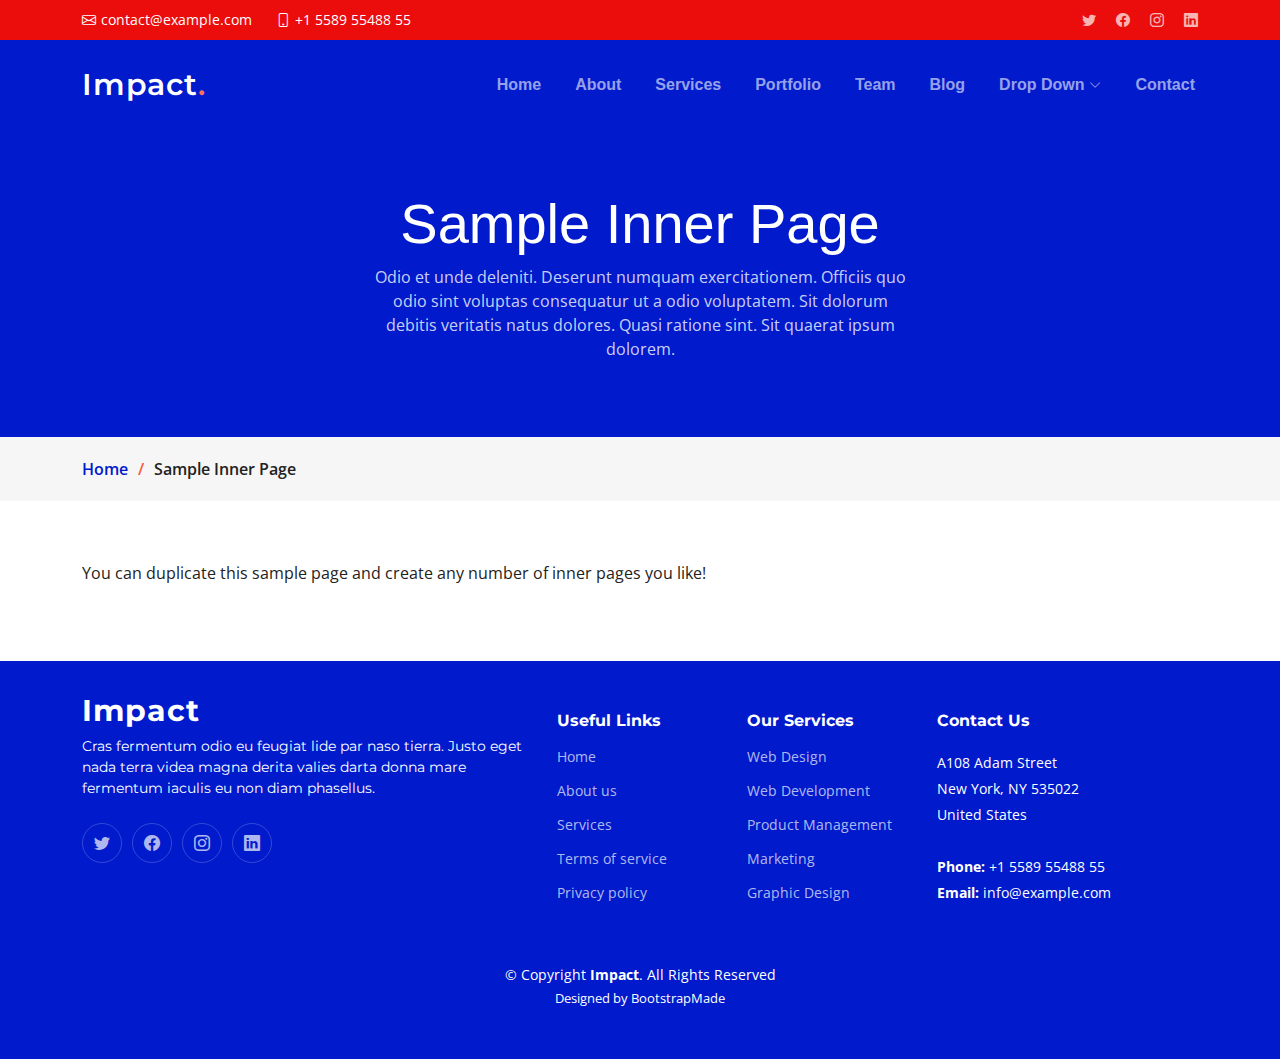
<file: sample-inner-page.html>
<!DOCTYPE html>
<html lang="en">

<head>
  <meta charset="utf-8">
  <meta content="width=device-width, initial-scale=1.0" name="viewport">

  <title>[Template] Sample Inner Page</title>
  <meta content="" name="description">
  <meta content="" name="keywords">

  <!-- Favicons -->
  <link href="assets/img/favicon.png" rel="icon">
  <link href="assets/img/apple-touch-icon.png" rel="apple-touch-icon">

  <!-- Google Fonts -->
  <link rel="preconnect" href="https://fonts.googleapis.com">
  <link rel="preconnect" href="https://fonts.gstatic.com" crossorigin>
  <link href="https://fonts.googleapis.com/css2?family=Open+Sans:ital,wght@0,300;0,400;0,500;0,600;0,700;1,300;1,400;1,600;1,700&family=Montserrat:ital,wght@0,300;0,400;0,500;0,600;0,700;1,300;1,400;1,500;1,600;1,700&family=Raleway:ital,wght@0,300;0,400;0,500;0,600;0,700;1,300;1,400;1,500;1,600;1,700&display=swap" rel="stylesheet">

  <!-- Vendor CSS Files -->
  <link href="assets/vendor/bootstrap/css/bootstrap.min.css" rel="stylesheet">
  <link href="assets/vendor/bootstrap-icons/bootstrap-icons.css" rel="stylesheet">
  <link href="assets/vendor/aos/aos.css" rel="stylesheet">
  <link href="assets/vendor/glightbox/css/glightbox.min.css" rel="stylesheet">
  <link href="assets/vendor/swiper/swiper-bundle.min.css" rel="stylesheet">

  <!-- Template Main CSS File -->
  <link href="assets/css/main.css" rel="stylesheet">

  <!-- =======================================================
  * Template Name: Impact
  * Updated: Sep 18 2023 with Bootstrap v5.3.2
  * Template URL: https://bootstrapmade.com/impact-bootstrap-business-website-template/
  * Author: BootstrapMade.com
  * License: https://bootstrapmade.com/license/
  ======================================================== -->
</head>

<body>

  <!-- ======= Header ======= -->
  <section id="topbar" class="topbar d-flex align-items-center">
    <div class="container d-flex justify-content-center justify-content-md-between">
      <div class="contact-info d-flex align-items-center">
        <i class="bi bi-envelope d-flex align-items-center"><a href="mailto:contact@example.com">contact@example.com</a></i>
        <i class="bi bi-phone d-flex align-items-center ms-4"><span>+1 5589 55488 55</span></i>
      </div>
      <div class="social-links d-none d-md-flex align-items-center">
        <a href="#" class="twitter"><i class="bi bi-twitter"></i></a>
        <a href="#" class="facebook"><i class="bi bi-facebook"></i></a>
        <a href="#" class="instagram"><i class="bi bi-instagram"></i></a>
        <a href="#" class="linkedin"><i class="bi bi-linkedin"></i></i></a>
      </div>
    </div>
  </section><!-- End Top Bar -->

  <header id="header" class="header d-flex align-items-center">

    <div class="container-fluid container-xl d-flex align-items-center justify-content-between">
      <a href="index.html" class="logo d-flex align-items-center">
        <!-- Uncomment the line below if you also wish to use an image logo -->
        <!-- <img src="assets/img/logo.png" alt=""> -->
        <h1>Impact<span>.</span></h1>
      </a>
      <nav id="navbar" class="navbar">
        <ul>
          <li><a href="#hero">Home</a></li>
          <li><a href="#about">About</a></li>
          <li><a href="#services">Services</a></li>
          <li><a href="#portfolio">Portfolio</a></li>
          <li><a href="#team">Team</a></li>
          <li><a href="blog.html">Blog</a></li>
          <li class="dropdown"><a href="#"><span>Drop Down</span> <i class="bi bi-chevron-down dropdown-indicator"></i></a>
            <ul>
              <li><a href="#">Drop Down 1</a></li>
              <li class="dropdown"><a href="#"><span>Deep Drop Down</span> <i class="bi bi-chevron-down dropdown-indicator"></i></a>
                <ul>
                  <li><a href="#">Deep Drop Down 1</a></li>
                  <li><a href="#">Deep Drop Down 2</a></li>
                  <li><a href="#">Deep Drop Down 3</a></li>
                  <li><a href="#">Deep Drop Down 4</a></li>
                  <li><a href="#">Deep Drop Down 5</a></li>
                </ul>
              </li>
              <li><a href="#">Drop Down 2</a></li>
              <li><a href="#">Drop Down 3</a></li>
              <li><a href="#">Drop Down 4</a></li>
            </ul>
          </li>
          <li><a href="#contact">Contact</a></li>
        </ul>
      </nav><!-- .navbar -->

      <i class="mobile-nav-toggle mobile-nav-show bi bi-list"></i>
      <i class="mobile-nav-toggle mobile-nav-hide d-none bi bi-x"></i>

    </div>
  </header><!-- End Header -->
  <!-- End Header -->

  <main id="main">

    <!-- ======= Breadcrumbs ======= -->
    <div class="breadcrumbs">
      <div class="page-header d-flex align-items-center" style="background-image: url('');">
        <div class="container position-relative">
          <div class="row d-flex justify-content-center">
            <div class="col-lg-6 text-center">
              <h2>Sample Inner Page</h2>
              <p>Odio et unde deleniti. Deserunt numquam exercitationem. Officiis quo odio sint voluptas consequatur ut a odio voluptatem. Sit dolorum debitis veritatis natus dolores. Quasi ratione sint. Sit quaerat ipsum dolorem.</p>
            </div>
          </div>
        </div>
      </div>
      <nav>
        <div class="container">
          <ol>
            <li><a href="index.html">Home</a></li>
            <li>Sample Inner Page</li>
          </ol>
        </div>
      </nav>
    </div><!-- End Breadcrumbs -->

    <section class="sample-page">
      <div class="container" data-aos="fade-up">

        <p>
          You can duplicate this sample page and create any number of inner pages you like!
        </p>

      </div>
    </section>

  </main><!-- End #main -->

  <!-- ======= Footer ======= -->
  <footer id="footer" class="footer">

    <div class="container">
      <div class="row gy-4">
        <div class="col-lg-5 col-md-12 footer-info">
          <a href="index.html" class="logo d-flex align-items-center">
            <span>Impact</span>
          </a>
          <p>Cras fermentum odio eu feugiat lide par naso tierra. Justo eget nada terra videa magna derita valies darta donna mare fermentum iaculis eu non diam phasellus.</p>
          <div class="social-links d-flex mt-4">
            <a href="#" class="twitter"><i class="bi bi-twitter"></i></a>
            <a href="#" class="facebook"><i class="bi bi-facebook"></i></a>
            <a href="#" class="instagram"><i class="bi bi-instagram"></i></a>
            <a href="#" class="linkedin"><i class="bi bi-linkedin"></i></a>
          </div>
        </div>

        <div class="col-lg-2 col-6 footer-links">
          <h4>Useful Links</h4>
          <ul>
            <li><a href="#">Home</a></li>
            <li><a href="#">About us</a></li>
            <li><a href="#">Services</a></li>
            <li><a href="#">Terms of service</a></li>
            <li><a href="#">Privacy policy</a></li>
          </ul>
        </div>

        <div class="col-lg-2 col-6 footer-links">
          <h4>Our Services</h4>
          <ul>
            <li><a href="#">Web Design</a></li>
            <li><a href="#">Web Development</a></li>
            <li><a href="#">Product Management</a></li>
            <li><a href="#">Marketing</a></li>
            <li><a href="#">Graphic Design</a></li>
          </ul>
        </div>

        <div class="col-lg-3 col-md-12 footer-contact text-center text-md-start">
          <h4>Contact Us</h4>
          <p>
            A108 Adam Street <br>
            New York, NY 535022<br>
            United States <br><br>
            <strong>Phone:</strong> +1 5589 55488 55<br>
            <strong>Email:</strong> info@example.com<br>
          </p>

        </div>

      </div>
    </div>

    <div class="container mt-4">
      <div class="copyright">
        &copy; Copyright <strong><span>Impact</span></strong>. All Rights Reserved
      </div>
      <div class="credits">
        <!-- All the links in the footer should remain intact. -->
        <!-- You can delete the links only if you purchased the pro version. -->
        <!-- Licensing information: https://bootstrapmade.com/license/ -->
        <!-- Purchase the pro version with working PHP/AJAX contact form: https://bootstrapmade.com/impact-bootstrap-business-website-template/ -->
        Designed by <a href="https://bootstrapmade.com/">BootstrapMade</a>
      </div>
    </div>

  </footer><!-- End Footer -->
  <!-- End Footer -->

  <a href="#" class="scroll-top d-flex align-items-center justify-content-center"><i class="bi bi-arrow-up-short"></i></a>

  <div id="preloader"></div>

  <!-- Vendor JS Files -->
  <script src="assets/vendor/bootstrap/js/bootstrap.bundle.min.js"></script>
  <script src="assets/vendor/aos/aos.js"></script>
  <script src="assets/vendor/glightbox/js/glightbox.min.js"></script>
  <script src="assets/vendor/purecounter/purecounter_vanilla.js"></script>
  <script src="assets/vendor/swiper/swiper-bundle.min.js"></script>
  <script src="assets/vendor/isotope-layout/isotope.pkgd.min.js"></script>
  <script src="assets/vendor/php-email-form/validate.js"></script>

  <!-- Template Main JS File -->
  <script src="assets/js/main.js"></script>

</body>

</html>
</file>
<file: assets/css/main.css>
/* Fonts */
:root {
  --font-default: "Open Sans", system-ui, -apple-system, "Segoe UI", Roboto, "Helvetica Neue", Arial, "Noto Sans", "Liberation Sans", sans-serif, "Apple Color Emoji", "Segoe UI Emoji", "Segoe UI Symbol", "Noto Color Emoji";
  --font-primary: "Montserrat", sans-serif;
  --font-secondary: "Poppins", sans-serif;
}

/* Colors */
:root {
  --color-default: #222222;
  --color-primary: #001acc;
  --color-secondary: #f85a40;
}

/* Smooth scroll behavior */
:root {
  scroll-behavior: smooth;
}

/*--------------------------------------------------------------
# General
--------------------------------------------------------------*/
body {
  font-family: var(--font-default);
  color: var(--color-default);
}

a {
  color: var(--color-primary);
  text-decoration: none;
}

a:hover {
  color: #00b6a1;
  text-decoration: none;
}

h1,
h2,
h3,
h4,
h5,
h6 {
  font-family: var(--font-primary);
}

/*--------------------------------------------------------------
# Sections & Section Header
--------------------------------------------------------------*/
section {
  padding: 60px 0;
  overflow: hidden;
}

.sections-bg {
  background-color: #f6f6f6;
}

.section-header {
  text-align: center;
  padding-bottom: 60px;
}

.section-header h2 {
  font-size: 32px;
  font-weight: 600;
  margin-bottom: 20px;
  padding-bottom: 20px;
  position: relative;
}

.section-header h2:after {
  content: "";
  position: absolute;
  display: block;
  width: 50px;
  height: 3px;
  background: var(--color-primary);
  left: 0;
  right: 0;
  bottom: 0;
  margin: auto;
}

.section-header p {
  margin-bottom: 0;
  color: #6f6f6f;
}

/*--------------------------------------------------------------
# Breadcrumbs
--------------------------------------------------------------*/
.breadcrumbs .page-header {
  padding: 60px 0 60px 0;
  min-height: 20vh;
  position: relative;
  background-color: var(--color-primary);
}

.breadcrumbs .page-header h2 {
  font-size: 56px;
  font-weight: 500;
  color: #fff;
  font-family: var(--font-secondary);
}

.breadcrumbs .page-header p {
  color: rgba(255, 255, 255, 0.8);
}

.breadcrumbs nav {
  background-color: #f6f6f6;
  padding: 20px 0;
}

.breadcrumbs nav ol {
  display: flex;
  flex-wrap: wrap;
  list-style: none;
  margin: 0;
  padding: 0;
  font-size: 16px;
  font-weight: 600;
  color: var(--color-default);
}

.breadcrumbs nav ol a {
  color: var(--color-primary);
  transition: 0.3s;
}

.breadcrumbs nav ol a:hover {
  text-decoration: underline;
}

.breadcrumbs nav ol li+li {
  padding-left: 10px;
}

.breadcrumbs nav ol li+li::before {
  display: inline-block;
  padding-right: 10px;
  color: var(--color-secondary);
  content: "/";
}

/*--------------------------------------------------------------
# Scroll top button
--------------------------------------------------------------*/
.scroll-top {
  position: fixed;
  visibility: hidden;
  opacity: 0;
  right: 15px;
  bottom: -15px;
  z-index: 99999;
  background: var(--color-secondary);
  width: 44px;
  height: 44px;
  border-radius: 50px;
  transition: all 0.4s;
}

.scroll-top i {
  font-size: 24px;
  color: #fff;
  line-height: 0;
}

.scroll-top:hover {
  background: rgba(248, 90, 64, 0.8);
  color: #fff;
}

.scroll-top.active {
  visibility: visible;
  opacity: 1;
  bottom: 15px;
}

/*--------------------------------------------------------------
# Preloader
--------------------------------------------------------------*/
#preloader {
  position: fixed;
  inset: 0;
  z-index: 999999;
  overflow: hidden;
  background: #fff;
  transition: all 0.6s ease-out;
}

#preloader:before {
  content: "";
  position: fixed;
  top: calc(50% - 30px);
  left: calc(50% - 30px);
  border: 6px solid #fff;
  border-color: var(--color-primary) transparent var(--color-primary) transparent;
  border-radius: 50%;
  width: 60px;
  height: 60px;
  animation: animate-preloader 1.5s linear infinite;
}

@keyframes animate-preloader {
  0% {
    transform: rotate(0deg);
  }

  100% {
    transform: rotate(360deg);
  }
}

/*--------------------------------------------------------------
# Disable aos animation delay on mobile devices
--------------------------------------------------------------*/
@media screen and (max-width: 768px) {
  [data-aos-delay] {
    transition-delay: 0 !important;
  }
}

/*--------------------------------------------------------------
# Header
--------------------------------------------------------------*/
.topbar {
  background: #eb0c0c ;
  height: 40px;
  font-size: 14px;
  transition: all 0.5s;
  color: #fff;
  padding: 0;
}

.topbar .contact-info i {
  font-style: normal;
  color: #fff;
  line-height: 0;
}

.topbar .contact-info i a,
.topbar .contact-info i span {
  padding-left: 5px;
  color: #fff;
}

@media (max-width: 575px) {

  .topbar .contact-info i a,
  .topbar .contact-info i span {
    font-size: 13px;
  }
}

.topbar .contact-info i a {
  line-height: 0;
  transition: 0.3s;
}

.topbar .contact-info i a:hover {
  color: #fff;
  text-decoration: underline;
}

.topbar .social-links a {
  color: rgba(255, 255, 255, 0.7);
  line-height: 0;
  transition: 0.3s;
  margin-left: 20px;
}

.topbar .social-links a:hover {
  color: #fff;
}

.header {
  transition: all 0.5s;
  z-index: 997;
  height: 90px;
  background-color: var(--color-primary);
}

.header.sticked {
  position: fixed;
  top: 0;
  right: 0;
  left: 0;
  height: 70px;
  box-shadow: 0px 2px 20px rgba(0, 0, 0, 0.1);
}

.header .logo img {
  max-height: 40px;
  margin-right: 6px;
}

.header .logo h1 {
  font-size: 30px;
  margin: 0;
  font-weight: 600;
  letter-spacing: 0.8px;
  color: #fff;
  font-family: var(--font-primary);
}

.header .logo h1 span {
  color: #f96f59;
}

.sticked-header-offset {
  margin-top: 70px;
}

section {
  scroll-margin-top: 70px;
}

/*--------------------------------------------------------------
# Desktop Navigation
--------------------------------------------------------------*/
@media (min-width: 1280px) {
  .navbar {
    padding: 0;
  }

  .navbar ul {
    margin: 0;
    padding: 0;
    display: flex;
    list-style: none;
    align-items: center;
  }

  .navbar li {
    position: relative;
  }

  .navbar>ul>li {
    white-space: nowrap;
    padding: 10px 0 10px 28px;
  }

  .navbar a,
  .navbar a:focus {
    display: flex;
    align-items: center;
    justify-content: space-between;
    padding: 0 3px;
    font-family: var(--font-secondary);
    font-size: 16px;
    font-weight: 600;
    color: rgba(255, 255, 255, 0.6);
    white-space: nowrap;
    transition: 0.3s;
    position: relative;
  }

  .navbar a i,
  .navbar a:focus i {
    font-size: 12px;
    line-height: 0;
    margin-left: 5px;
  }

  .navbar>ul>li>a:before {
    content: "";
    position: absolute;
    width: 100%;
    height: 2px;
    bottom: -6px;
    left: 0;
    background-color: var(--color-secondary);
    visibility: hidden;
    width: 0px;
    transition: all 0.3s ease-in-out 0s;
  }

  .navbar a:hover:before,
  .navbar li:hover>a:before,
  .navbar .active:before {
    visibility: visible;
    width: 100%;
  }

  .navbar a:hover,
  .navbar .active,
  .navbar .active:focus,
  .navbar li:hover>a {
    color: #fff;
  }

  .navbar .dropdown ul {
    display: block;
    position: absolute;
    left: 28px;
    top: calc(100% + 30px);
    margin: 0;
    padding: 10px 0;
    z-index: 99;
    opacity: 0;
    visibility: hidden;
    background: #fff;
    box-shadow: 0px 0px 30px rgba(127, 137, 161, 0.25);
    transition: 0.3s;
    border-radius: 4px;
  }

  .navbar .dropdown ul li {
    min-width: 200px;
  }

  .navbar .dropdown ul a {
    padding: 10px 20px;
    font-size: 15px;
    text-transform: none;
    font-weight: 600;
    color: #fe9600;
  }

  .navbar .dropdown ul a i {
    font-size: 12px;
  }

  .navbar .dropdown ul a:hover,
  .navbar .dropdown ul .active:hover,
  .navbar .dropdown ul li:hover>a {
    color: var(--color-secondary);
  }

  .navbar .dropdown:hover>ul {
    opacity: 1;
    top: 100%;
    visibility: visible;
  }

  .navbar .dropdown .dropdown ul {
    top: 0;
    left: calc(100% - 30px);
    visibility: hidden;
  }

  .navbar .dropdown .dropdown:hover>ul {
    opacity: 1;
    top: 0;
    left: 100%;
    visibility: visible;
  }
}

  .img-header{
    position: absolute;
    width: 100%;
    margin-left: 31.5%;
    bottom:  25%;
    background-size:cover;
    background-repeat:no-repeat
  }

@media (min-width: 1280px) and (max-width: 1366px) {
  .navbar .dropdown .dropdown ul {
    left: -90%;
  }

  .navbar .dropdown .dropdown:hover>ul {
    left: -100%;
  }
}

@media (min-width: 1280px) {

  .mobile-nav-show,
  .mobile-nav-hide {
    display: none;
  }
}

/*--------------------------------------------------------------
# Mobile Navigation
--------------------------------------------------------------*/
@media (max-width: 1279px) {
  .navbar {
    position: fixed;
    top: 0;
    right: -100%;
    width: 100%;
    max-width: 400px;
    bottom: 0;
    transition: 0.3s;
    z-index: 9997;
  }

  .navbar ul {
    position: absolute;
    inset: 0;
    padding: 50px 0 10px 0;
    margin: 0;
    background: rgba(0, 131, 116, 0.9);
    overflow-y: auto;
    transition: 0.3s;
    z-index: 9998;
  }

  .navbar a,
  .navbar a:focus {
    display: flex;
    align-items: center;
    justify-content: space-between;
    padding: 10px 20px;
    font-family: var(--font-primary);
    font-size: 15px;
    font-weight: 600;
    color: rgba(255, 255, 255, 0.7);
    white-space: nowrap;
    transition: 0.3s;
  }

  .navbar a i,
  .navbar a:focus i {
    font-size: 12px;
    line-height: 0;
    margin-left: 5px;
  }

  .navbar a:hover,
  .navbar .active,
  .navbar .active:focus,
  .navbar li:hover>a {
    color: #fff;
  }

  .navbar .getstarted,
  .navbar .getstarted:focus {
    background: var(--color-primary);
    padding: 8px 20px;
    border-radius: 4px;
    margin: 15px;
    color: #fff;
  }

  .navbar .getstarted:hover,
  .navbar .getstarted:focus:hover {
    color: #fff;
    background: rgba(0, 131, 116, 0.8);
  }

  .navbar .dropdown ul,
  .navbar .dropdown .dropdown ul {
    position: static;
    display: none;
    padding: 10px 0;
    margin: 10px 20px;
    transition: all 0.5s ease-in-out;
    background-color: #007466;
    border: 1px solid #006459;
  }

  .navbar .dropdown>.dropdown-active,
  .navbar .dropdown .dropdown>.dropdown-active {
    display: block;
  }

  .mobile-nav-show {
    color: rgba(255, 255, 255, 0.6);
    font-size: 28px;
    cursor: pointer;
    line-height: 0;
    transition: 0.5s;
    z-index: 9999;
    margin-right: 10px;
  }

  .mobile-nav-hide {
    color: #fff;
    font-size: 32px;
    cursor: pointer;
    line-height: 0;
    transition: 0.5s;
    position: fixed;
    right: 20px;
    top: 20px;
    z-index: 9999;
  }

  .mobile-nav-active {
    overflow: hidden;
  }

  .mobile-nav-active .navbar {
    right: 0;
  }

  .mobile-nav-active .navbar:before {
    content: "";
    position: fixed;
    inset: 0;
    background: rgba(0, 106, 93, 0.8);
    z-index: 9996;
  }
}

/*--------------------------------------------------------------
# About Us Section
--------------------------------------------------------------*/
.about h3 {
  font-weight: 700;
  font-size: 28px;
  margin-bottom: 20px;
  font-family: var(--font-secondary);
}

.about .call-us {
  left: 10%;
  right: 10%;
  bottom: 0;
  background-color: #fff;
  box-shadow: 0px 2px 25px rgba(0, 0, 0, 0.08);
  padding: 20px;
  text-align: center;
}

.about .call-us h4 {
  font-size: 24px;
  font-weight: 700;
  margin-bottom: 5px;
}

.about .call-us p {
  font-size: 28px;
  font-weight: 700;
  color: var(--color-primary);
}

.about .content ul {
  list-style: none;
  padding: 0;
}

.about .content ul li {
  padding: 0 0 10px 30px;
  position: relative;
}

.about .content ul i {
  position: absolute;
  font-size: 20px;
  left: 0;
  top: -3px;
  color: var(--color-primary);
}

.about .content p:last-child {
  margin-bottom: 0;
}

.about .play-btn {
  width: 94px;
  height: 94px;
  background: radial-gradient(var(--color-primary) 50%, rgba(0, 131, 116, 0.4) 52%);
  border-radius: 50%;
  display: block;
  position: absolute;
  left: calc(50% - 47px);
  top: calc(50% - 47px);
  overflow: hidden;
}

.about .play-btn:before {
  content: "";
  position: absolute;
  width: 120px;
  height: 120px;
  animation-delay: 0s;
  animation: pulsate-btn 2s;
  animation-direction: forwards;
  animation-iteration-count: infinite;
  animation-timing-function: steps;
  opacity: 1;
  border-radius: 50%;
  border: 5px solid rgba(0, 131, 116, 0.7);
  top: -15%;
  left: -15%;
  background: rgba(198, 16, 0, 0);
}

.about .play-btn:after {
  content: "";
  position: absolute;
  left: 50%;
  top: 50%;
  transform: translateX(-40%) translateY(-50%);
  width: 0;
  height: 0;
  border-top: 10px solid transparent;
  border-bottom: 10px solid transparent;
  border-left: 15px solid #fff;
  z-index: 100;
  transition: all 400ms cubic-bezier(0.55, 0.055, 0.675, 0.19);
}

.about .play-btn:hover:before {
  content: "";
  position: absolute;
  left: 50%;
  top: 50%;
  transform: translateX(-40%) translateY(-50%);
  width: 0;
  height: 0;
  border: none;
  border-top: 10px solid transparent;
  border-bottom: 10px solid transparent;
  border-left: 15px solid #fff;
  z-index: 200;
  animation: none;
  border-radius: 0;
}

.about .play-btn:hover:after {
  border-left: 15px solid var(--color-primary);
  transform: scale(20);
}

@keyframes pulsate-btn {
  0% {
    transform: scale(0.6, 0.6);
    opacity: 1;
  }

  100% {
    transform: scale(1, 1);
    opacity: 0;
  }
}

/*--------------------------------------------------------------
# Clients Section
--------------------------------------------------------------*/
.clients {
  padding: 40px 0;
}

.clients .swiper {
  padding: 10px 0;
}

.clients .swiper-slide img {
  transition: 0.3s;
}

.clients .swiper-slide img:hover {
  transform: scale(1.1);
}

.clients .swiper-pagination {
  margin-top: 20px;
  position: relative;
}

.clients .swiper-pagination .swiper-pagination-bullet {
  width: 12px;
  height: 12px;
  background-color: #fff;
  opacity: 1;
  background-color: #ddd;
}

.clients .swiper-pagination .swiper-pagination-bullet-active {
  background-color: var(--color-primary);
}

/*--------------------------------------------------------------
# Stats Counter Section
--------------------------------------------------------------*/
.stats-counter {
  padding: 40px 0;
}

.stats-counter .stats-item {
  padding: 20px 0;
  border-bottom: 1px solid #e4e4e4;
}

.stats-counter .stats-item .purecounter {
  min-width: 90px;
  padding-right: 15px;
}

.stats-counter .stats-item i {
  font-size: 44px;
  line-height: 0;
  margin-right: 15px;
}

.stats-counter .stats-item span {
  font-size: 40px;
  display: block;
  font-weight: 700;
  color: var(--color-primary);
  line-height: 40px;
}

.stats-counter .stats-item p {
  margin: 0;
  font-family: var(--font-primary);
  font-size: 14px;
}

/*--------------------------------------------------------------
# Call To Action Section
--------------------------------------------------------------*/
.call-to-action .container {
  background: linear-gradient(rgba(0, 0, 0, 0.5), rgba(0, 0, 0, 0.5)), url("../img/cta-bg.jpg") center center;
  background-size: cover;
  padding: 100px 60px;
  border-radius: 15px;
  overflow: hidden;
}

.call-to-action h3 {
  color: #fff;
  font-size: 28px;
  font-weight: 700;
  margin-bottom: 20px;
}

.call-to-action p {
  color: #fff;
  margin-bottom: 20px;
}

.call-to-action .play-btn {
  width: 94px;
  height: 94px;
  margin-bottom: 20px;
  background: radial-gradient(var(--color-primary) 50%, rgba(0, 131, 116, 0.4) 52%);
  border-radius: 50%;
  display: inline-block;
  position: relative;
  overflow: hidden;
}

.call-to-action .play-btn:before {
  content: "";
  position: absolute;
  width: 120px;
  height: 120px;
  animation-delay: 0s;
  animation: pulsate-btn 2s;
  animation-direction: forwards;
  animation-iteration-count: infinite;
  animation-timing-function: steps;
  opacity: 1;
  border-radius: 50%;
  border: 5px solid rgba(0, 131, 116, 0.7);
  top: -15%;
  left: -15%;
  background: rgba(198, 16, 0, 0);
}

.call-to-action .play-btn:after {
  content: "";
  position: absolute;
  left: 50%;
  top: 50%;
  transform: translateX(-40%) translateY(-50%);
  width: 0;
  height: 0;
  border-top: 10px solid transparent;
  border-bottom: 10px solid transparent;
  border-left: 15px solid #fff;
  z-index: 100;
  transition: all 400ms cubic-bezier(0.55, 0.055, 0.675, 0.19);
}

.call-to-action .play-btn:hover:before {
  content: "";
  position: absolute;
  left: 50%;
  top: 50%;
  transform: translateX(-40%) translateY(-50%);
  width: 0;
  height: 0;
  border: none;
  border-top: 10px solid transparent;
  border-bottom: 10px solid transparent;
  border-left: 15px solid #fff;
  z-index: 200;
  animation: none;
  border-radius: 0;
}

.call-to-action .play-btn:hover:after {
  border-left: 15px solid var(--color-primary);
  transform: scale(20);
}

.call-to-action .cta-btn {
  font-family: var(--font-primary);
  font-weight: 500;
  font-size: 16px;
  letter-spacing: 1px;
  display: inline-block;
  padding: 12px 48px;
  border-radius: 50px;
  transition: 0.5s;
  margin: 10px;
  border: 2px solid #fff;
  color: #fff;
}

.call-to-action .cta-btn:hover {
  background: var(--color-primary);
  border: 2px solid var(--color-primary);
}

@keyframes pulsate-btn {
  0% {
    transform: scale(0.6, 0.6);
    opacity: 1;
  }

  100% {
    transform: scale(1, 1);
    opacity: 0;
  }
}

/*--------------------------------------------------------------
# Our Services Section
--------------------------------------------------------------*/
.services {
  padding: 60px 0;
}

.services .service-item {
  padding: 40px;
  background: #fff;
  height: 100%;
  border-radius: 10px;
}

.services .service-item .icon {
  width: 48px;
  height: 48px;
  position: relative;
  margin-bottom: 50px;
}

.services .service-item .icon i {
  color: var(--color-default);
  font-size: 56px;
  transition: ease-in-out 0.3s;
  z-index: 2;
  position: relative;
}

.services .service-item .icon:before {
  position: absolute;
  content: "";
  height: 100%;
  width: 100%;
  background: #eeeeee;
  border-radius: 50px;
  z-index: 1;
  top: 10px;
  right: -20px;
  transition: 0.3s;
}

.services .service-item h3 {
  color: var(--color-default);
  font-weight: 700;
  margin: 0 0 20px 0;
  padding-bottom: 8px;
  font-size: 22px;
  position: relative;
  display: inline-block;
  border-bottom: 4px solid #eeeeee;
  transition: 0.3s;
}

.services .service-item p {
  line-height: 24px;
  font-size: 14px;
  margin-bottom: 0;
}

.services .service-item .readmore {
  margin-top: 15px;
  display: inline-block;
  color: var(--color-primary);
}

.services .service-item:hover .icon:before {
  background: #00b6a1;
}

.services .service-item:hover h3 {
  border-color: var(--color-primary);
}

/*--------------------------------------------------------------
# Testimonials Section
--------------------------------------------------------------*/
.testimonials .testimonial-wrap {
  padding-left: 10px;
}

.testimonials .testimonial-item {
  box-sizing: content-box;
  padding: 30px;
  margin: 30px 10px;
  box-shadow: 0px 0 15px rgba(0, 0, 0, 0.1);
  position: relative;
  background: #fff;
  border-radius: 10px;
}

.testimonials .testimonial-item .testimonial-img {
  width: 90px;
  border-radius: 50px;
  margin-right: 15px;
}

.testimonials .testimonial-item h3 {
  font-size: 18px;
  font-weight: bold;
  margin: 10px 0 5px 0;
  color: #000;
}

.testimonials .testimonial-item h4 {
  font-size: 14px;
  color: #999;
  margin: 0;
}

.testimonials .testimonial-item .stars {
  margin: 10px 0;
}

.testimonials .testimonial-item .stars i {
  color: #ffc107;
  margin: 0 1px;
}

.testimonials .testimonial-item .quote-icon-left,
.testimonials .testimonial-item .quote-icon-right {
  color: #009d8b;
  font-size: 26px;
  line-height: 0;
}

.testimonials .testimonial-item .quote-icon-left {
  display: inline-block;
  left: -5px;
  position: relative;
}

.testimonials .testimonial-item .quote-icon-right {
  display: inline-block;
  right: -5px;
  position: relative;
  top: 10px;
  transform: scale(-1, -1);
}

.testimonials .testimonial-item p {
  font-style: italic;
  margin: 15px auto 15px auto;
}

.testimonials .swiper-pagination {
  margin-top: 20px;
  position: relative;
}

.testimonials .swiper-pagination .swiper-pagination-bullet {
  width: 12px;
  height: 12px;
  background-color: rgba(0, 0, 0, 0.2);
  opacity: 1;
}

.testimonials .swiper-pagination .swiper-pagination-bullet-active {
  background-color: var(--color-primary);
}

@media (max-width: 767px) {
  .testimonials .testimonial-wrap {
    padding-left: 0;
  }

  .testimonials .testimonial-item {
    padding: 30px;
    margin: 15px;
  }

  .testimonials .testimonial-item .testimonial-img {
    position: static;
    left: auto;
  }
}

/*--------------------------------------------------------------
# Portfolio Section
--------------------------------------------------------------*/
.portfolio .portfolio-flters {
  padding: 0 0 20px 0;
  margin: 0 auto;
  list-style: none;
  text-align: center;
}

.portfolio .portfolio-flters li {
  cursor: pointer;
  display: inline-block;
  padding: 0;
  font-size: 18px;
  font-weight: 500;
  margin: 0 10px;
  line-height: 1;
  transition: all 0.3s ease-in-out;
}

.portfolio .portfolio-flters li:hover,
.portfolio .portfolio-flters li.filter-active {
  color: var(--color-primary);
}

.portfolio .portfolio-flters li:first-child {
  margin-left: 0;
}

.portfolio .portfolio-flters li:last-child {
  margin-right: 0;
}

@media (max-width: 575px) {
  .portfolio .portfolio-flters li {
    font-size: 14px;
    margin: 0 5px;
  }
}

.portfolio .portfolio-wrap {
  box-shadow: 0px 10px 30px rgba(0, 0, 0, 0.1);
  border-radius: 10px;
  height: 100%;
  overflow: hidden;
}

.portfolio .portfolio-wrap img {
  transition: 0.3s;
  position: relative;
  z-index: 1;
}

.portfolio .portfolio-wrap .portfolio-info {
  padding: 25px 20px;
  background-color: #fff;
  position: relative;
  border-top: 1px solid #f3f3f3;
  z-index: 2;
}

.portfolio .portfolio-wrap .portfolio-info h4 {
  font-size: 18px;
  font-weight: 600;
  padding-right: 50px;
}

.portfolio .portfolio-wrap .portfolio-info h4 a {
  color: var(--color-default);
  transition: 0.3s;
}

.portfolio .portfolio-wrap .portfolio-info h4 a:hover {
  color: var(--color-primary);
}

.portfolio .portfolio-wrap .portfolio-info p {
  color: #6c757d;
  font-size: 14px;
  margin-bottom: 0;
  padding-right: 50px;
}

.portfolio .portfolio-wrap:hover img {
  transform: scale(1.1);
}

/*--------------------------------------------------------------
# Portfolio Details Section
--------------------------------------------------------------*/
.portfolio-details .portfolio-details-slider img {
  width: 100%;
}

.portfolio-details .portfolio-details-slider .swiper-pagination .swiper-pagination-bullet {
  width: 12px;
  height: 12px;
  background-color: rgba(255, 255, 255, 0.7);
  opacity: 1;
}

.portfolio-details .portfolio-details-slider .swiper-pagination .swiper-pagination-bullet-active {
  background-color: var(--color-primary);
}

.portfolio-details .swiper-button-prev,
.portfolio-details .swiper-button-next {
  width: 48px;
  height: 48px;
}

.portfolio-details .swiper-button-prev:after,
.portfolio-details .swiper-button-next:after {
  color: rgba(255, 255, 255, 0.8);
  background-color: rgba(0, 0, 0, 0.2);
  font-size: 24px;
  border-radius: 50%;
  width: 48px;
  height: 48px;
  display: flex;
  align-items: center;
  justify-content: center;
  transition: 0.3s;
}

.portfolio-details .swiper-button-prev:hover:after,
.portfolio-details .swiper-button-next:hover:after {
  background-color: rgba(0, 0, 0, 0.6);
}

@media (max-width: 575px) {

  .portfolio-details .swiper-button-prev,
  .portfolio-details .swiper-button-next {
    display: none;
  }
}

.portfolio-details .portfolio-info h3 {
  font-size: 22px;
  font-weight: 700;
  margin-bottom: 20px;
  padding-bottom: 20px;
  position: relative;
}

.portfolio-details .portfolio-info h3:after {
  content: "";
  position: absolute;
  display: block;
  width: 50px;
  height: 3px;
  background: var(--color-primary);
  left: 0;
  bottom: 0;
}

.portfolio-details .portfolio-info ul {
  list-style: none;
  padding: 0;
  font-size: 15px;
}

.portfolio-details .portfolio-info ul li {
  display: flex;
  flex-direction: column;
  padding-bottom: 15px;
  font-size: 16px;
}

.portfolio-details .portfolio-info ul strong {
  text-transform: uppercase;
  font-weight: 400;
  color: #9c9c9c;
  font-size: 12px;
}

.portfolio-details .portfolio-info .btn-visit {
  padding: 8px 40px;
  background: var(--color-primary);
  color: #fff;
  border-radius: 50px;
  transition: 0.3s;
}

.portfolio-details .portfolio-info .btn-visit:hover {
  background: #009d8b;
}

.portfolio-details .portfolio-description h2 {
  font-size: 26px;
  font-weight: 700;
  margin-bottom: 20px;
}

.portfolio-details .portfolio-description p {
  padding: 0;
}

.portfolio-details .portfolio-description .testimonial-item {
  padding: 30px 30px 0 30px;
  position: relative;
  background: white;
  height: 100%;
  margin-bottom: 50px;
}

.portfolio-details .portfolio-description .testimonial-item .testimonial-img {
  width: 90px;
  border-radius: 50px;
  border: 6px solid #fff;
  float: left;
  margin: 0 10px 0 0;
}

.portfolio-details .portfolio-description .testimonial-item h3 {
  font-size: 18px;
  font-weight: bold;
  margin: 15px 0 5px 0;
  padding-top: 20px;
}

.portfolio-details .portfolio-description .testimonial-item h4 {
  font-size: 14px;
  color: #6c757d;
  margin: 0;
}

.portfolio-details .portfolio-description .testimonial-item .quote-icon-left,
.portfolio-details .portfolio-description .testimonial-item .quote-icon-right {
  color: #009d8b;
  font-size: 26px;
  line-height: 0;
}

.portfolio-details .portfolio-description .testimonial-item .quote-icon-left {
  display: inline-block;
  left: -5px;
  position: relative;
}

.portfolio-details .portfolio-description .testimonial-item .quote-icon-right {
  display: inline-block;
  right: -5px;
  position: relative;
  top: 10px;
  transform: scale(-1, -1);
}

.portfolio-details .portfolio-description .testimonial-item p {
  font-style: italic;
  margin: 0 0 15px 0 0 0;
  padding: 0;
}

/*--------------------------------------------------------------
# Our Team Section
--------------------------------------------------------------*/
.team .member {
  text-align: center;
  background: #fff;
  border-radius: 10px;
  padding: 15px;
  overflow: hidden;
  box-shadow: 0px 2px 25px rgba(0, 0, 0, 0.1);
}

.team .member img {
  border-radius: 10px;
  overflow: hidden;
}

.team .member .member-content {
  padding: 0 20px 30px 20px;
}

.team .member h4 {
  font-weight: 700;
  margin-top: 16px;
  margin-bottom: 2px;
  font-size: 20px;
}

.team .member span {
  font-style: italic;
  display: block;
  font-size: 14px;
  color: #6c757d;
}

.team .member p {
  padding-top: 10px;
  font-size: 14px;
  font-style: italic;
  color: #6c757d;
}

.team .member .social {
  margin-top: 15px;
  margin-bottom: 10px;
  display: flex;
  align-items: center;
  justify-content: space-around;
}

.team .member .social a {
  color: #a2a2a2;
  transition: 0.3s;
  border-radius: 50%;
  width: 40px;
  height: 40px;
  display: flex;
  align-items: center;
  justify-content: center;
  border: 1px solid #bbbbbb;
}

.team .member .social a:hover {
  color: var(--color-primary);
  border-color: var(--color-primary);
}

.team .member .social i {
  font-size: 18px;
  margin: 0 2px;
}

/*--------------------------------------------------------------
# Pricing Section
--------------------------------------------------------------*/
.pricing .pricing-item {
  padding: 60px 40px;
  box-shadow: 0 3px 20px -2px rgba(108, 117, 125, 0.15);
  background: #fff;
  height: 100%;
  position: relative;
  border-radius: 15px;
}

.pricing h3 {
  font-weight: 600;
  margin-bottom: 15px;
  font-size: 20px;
  color: #555555;
  text-align: center;
}

.pricing .icon {
  margin: 30px auto 30px auto;
  width: 70px;
  height: 70px;
  background: var(--color-primary);
  border-radius: 50%;
  display: flex;
  align-items: center;
  justify-content: center;
  transition: 0.3s;
  transform-style: preserve-3d;
}

.pricing .icon i {
  color: #fff;
  font-size: 28px;
  transition: ease-in-out 0.3s;
  line-height: 0;
}

.pricing .icon::before {
  position: absolute;
  content: "";
  height: 86px;
  width: 86px;
  border-radius: 50%;
  background: #87c1bb;
  transition: all 0.3s ease-out 0s;
  transform: translateZ(-1px);
}

.pricing .icon::after {
  position: absolute;
  content: "";
  height: 102px;
  width: 102px;
  border-radius: 50%;
  background: #d2eeeb;
  transition: all 0.3s ease-out 0s;
  transform: translateZ(-2px);
}

.pricing h4 {
  font-size: 48px;
  color: var(--color-secondary);
  font-weight: 700;
  font-family: var(--font-secondary);
  margin-bottom: 0;
  text-align: center;
}

.pricing h4 sup {
  font-size: 28px;
}

.pricing h4 span {
  color: rgba(108, 117, 125, 0.8);
  font-size: 18px;
  font-weight: 400;
}

.pricing ul {
  padding: 20px 0;
  list-style: none;
  color: #6c757d;
  text-align: left;
  line-height: 20px;
}

.pricing ul li {
  padding: 10px 0;
  display: flex;
  align-items: center;
}

.pricing ul i {
  color: #059652;
  font-size: 24px;
  padding-right: 3px;
}

.pricing ul .na {
  color: rgba(108, 117, 125, 0.5);
}

.pricing ul .na i {
  color: rgba(108, 117, 125, 0.5);
}

.pricing ul .na span {
  text-decoration: line-through;
}

.pricing .buy-btn {
  display: inline-block;
  padding: 10px 40px;
  border-radius: 50px;
  color: var(--color-primary);
  border: 1px solid rgba(0, 131, 116, 0.2);
  transition: none;
  font-size: 16px;
  font-weight: 600;
  font-family: var(--font-primary);
  transition: 0.3s;
}

.pricing .buy-btn:hover {
  background: var(--color-primary);
  color: #fff;
}

.pricing .featured {
  z-index: 10;
  border: 3px solid var(--color-primary);
}

@media (min-width: 992px) {
  .pricing .featured {
    transform: scale(1.15);
  }
}

/*--------------------------------------------------------------
# Frequently Asked Questions Section
--------------------------------------------------------------*/
.faq .content h3 {
  font-weight: 400;
  font-size: 34px;
}

.faq .content h4 {
  font-size: 20px;
  font-weight: 700;
  margin-top: 5px;
}

.faq .content p {
  font-size: 15px;
  color: #6c757d;
}

.faq .accordion-item {
  border: 0;
  margin-bottom: 20px;
  box-shadow: 0px 5px 25px 0px rgba(0, 0, 0, 0.06);
  border-radius: 10px;
}

.faq .accordion-item:last-child {
  margin-bottom: 0;
}

.faq .accordion-collapse {
  border: 0;
}

.faq .accordion-button {
  padding: 20px 50px 20px 20px;
  font-weight: 600;
  border: 0;
  font-size: 18px;
  line-height: 24px;
  color: var(--color-default);
  text-align: left;
  background: #fff;
  box-shadow: none;
  border-radius: 10px;
}

.faq .accordion-button .num {
  padding-right: 10px;
  font-size: 20px;
  line-height: 0;
  color: var(--color-primary);
}

.faq .accordion-button:not(.collapsed) {
  color: var(--color-primary);
  border-bottom: 0;
  box-shadow: none;
}

.faq .accordion-button:after {
  position: absolute;
  right: 20px;
  top: 20px;
}

.faq .accordion-body {
  padding: 0 40px 30px 45px;
  border: 0;
  border-radius: 10px;
  background: #fff;
  box-shadow: none;
}

/*--------------------------------------------------------------
# Recent Blog Posts Section
--------------------------------------------------------------*/
.recent-posts article {
  box-shadow: 0 4px 16px rgba(0, 0, 0, 0.1);
  background-color: #fff;
  padding: 30px;
  height: 100%;
  border-radius: 10px;
  overflow: hidden;
}

.recent-posts .post-img {
  max-height: 240px;
  margin: -30px -30px 15px -30px;
  overflow: hidden;
}

.recent-posts .post-category {
  font-size: 16px;
  color: #6f6f6f;
  margin-bottom: 10px;
}

.recent-posts .title {
  font-size: 22px;
  font-weight: 700;
  padding: 0;
  margin: 0 0 20px 0;
}

.recent-posts .title a {
  color: var(--color-default);
  transition: 0.3s;
}

.recent-posts .title a:hover {
  color: var(--color-primary);
}

.recent-posts .post-author-img {
  width: 50px;
  border-radius: 50%;
  margin-right: 15px;
}

.recent-posts .post-author {
  font-weight: 600;
  margin-bottom: 5px;
}

.recent-posts .post-date {
  font-size: 14px;
  color: #3c3c3c;
  margin-bottom: 0;
}

/*--------------------------------------------------------------
# Contact Section
--------------------------------------------------------------*/
.contact .info-container {
  background-color: var(--color-primary);
  height: 100%;
  padding: 20px;
  border-radius: 10px 0 0 10px;
  box-shadow: 0px 2px 25px rgba(0, 0, 0, 0.1);
}

.contact .info-item {
  width: 100%;
  background-color: #009282;
  margin-bottom: 20px;
  padding: 20px;
  border-radius: 10px;
  color: #fff;
}

.contact .info-item:last-child {
  margin-bottom: 0;
}

.contact .info-item i {
  font-size: 20px;
  color: #fff;
  float: left;
  width: 44px;
  height: 44px;
  background-color: rgba(255, 255, 255, 0.2);
  display: flex;
  justify-content: center;
  align-items: center;
  border-radius: 50px;
  transition: all 0.3s ease-in-out;
  margin-right: 15px;
}

.contact .info-item h4 {
  padding: 0;
  font-size: 20px;
  font-weight: 600;
  margin-bottom: 5px;
}

.contact .info-item p {
  padding: 0;
  margin-bottom: 0;
  font-size: 14px;
}

.contact .info-item:hover i {
  background: #fff;
  color: var(--color-primary);
}

.contact .php-email-form {
  width: 100%;
  height: 100%;
  background: #fff;
  box-shadow: 0px 2px 25px rgba(0, 0, 0, 0.1);
  padding: 30px;
  border-radius: 0 10px 10px 0;
}

.contact .php-email-form .form-group {
  padding-bottom: 8px;
}

.contact .php-email-form .error-message {
  display: none;
  color: #fff;
  background: #df1529;
  text-align: left;
  padding: 15px;
  font-weight: 600;
}

.contact .php-email-form .error-message br+br {
  margin-top: 25px;
}

.contact .php-email-form .sent-message {
  display: none;
  color: #fff;
  background: #059652;
  text-align: center;
  padding: 15px;
  font-weight: 600;
}

.contact .php-email-form .loading {
  display: none;
  background: #fff;
  text-align: center;
  padding: 15px;
}

.contact .php-email-form .loading:before {
  content: "";
  display: inline-block;
  border-radius: 50%;
  width: 24px;
  height: 24px;
  margin: 0 10px -6px 0;
  border: 3px solid #059652;
  border-top-color: #fff;
  animation: animate-loading 1s linear infinite;
}

.contact .php-email-form input,
.contact .php-email-form textarea {
  border-radius: 0;
  box-shadow: none;
  font-size: 14px;
}

.contact .php-email-form input[type=text],
.contact .php-email-form input[type=email],
.contact .php-email-form textarea {
  padding: 12px 15px;
}

.contact .php-email-form input[type=text]:focus,
.contact .php-email-form input[type=email]:focus,
.contact .php-email-form textarea:focus {
  border-color: var(--color-primary);
}

.contact .php-email-form textarea {
  padding: 10px 12px;
}

.contact .php-email-form button[type=submit] {
  background: var(--color-primary);
  border: 0;
  padding: 14px 45px;
  color: #fff;
  transition: 0.4s;
  border-radius: 50px;
}

.contact .php-email-form button[type=submit]:hover {
  background: rgba(0, 131, 116, 0.8);
}

@keyframes animate-loading {
  0% {
    transform: rotate(0deg);
  }

  100% {
    transform: rotate(360deg);
  }
}

/*--------------------------------------------------------------
# Hero Section
--------------------------------------------------------------*/
.hero {
  width: 100%;
  position: relative;
  background: var(--color-primary);
  padding: 60px 0 0 0;
}

@media (min-width: 1365px) {
  .hero {
    background-attachment: fixed;
  }
}

.hero h2 {
  font-size: 48px;
  font-weight: 700;
  margin-bottom: 20px;
  color: #fff;
}

.hero p {
  color: rgba(255, 255, 255, 0.6);
  font-weight: 400;
  margin-bottom: 30px;
}

.hero .btn-get-started {
  font-family: var(--font-primary);
  font-weight: 500;
  font-size: 15px;
  letter-spacing: 1px;
  display: inline-block;
  padding: 14px 40px;
  border-radius: 50px;
  transition: 0.3s;
  color: #fff;
  background: rgba(255, 255, 255, 0.1);
  box-shadow: 0 0 15px rgba(0, 0, 0, 0.08);
  border: 2px solid rgba(255, 255, 255, 0.1);
}

.hero .btn-get-started:hover {
  border-color: rgba(255, 255, 255, 0.5);
}

.hero .btn-watch-video {
  font-size: 16px;
  transition: 0.5s;
  margin-left: 25px;
  color: #fff;
  font-weight: 600;
}

.hero .btn-watch-video i {
  color: rgba(255, 255, 255, 0.5);
  font-size: 32px;
  transition: 0.3s;
  line-height: 0;
  margin-right: 8px;
}

.hero .btn-watch-video:hover i {
  color: #fff;
}

@media (max-width: 640px) {
  .hero h2 {
    font-size: 36px;
  }

  .hero .btn-get-started,
  .hero .btn-watch-video {
    font-size: 14px;
  }
}

.hero .icon-boxes {
  padding-bottom: 60px;
}

@media (min-width: 1200px) {
  .hero .icon-boxes:before {
    content: "";
    position: absolute;
    bottom: 0;
    left: 0;
    right: 0;
    height: calc(50% + 20px);
    background-color: #fff;
  }
}

.hero .icon-box {
  padding: 60px 30px;
  position: relative;
  overflow: hidden;
  background: #fd6800;
  box-shadow: 0 0 29px 0 rgba(0, 0, 0, 0.08);
  transition: all 0.3s ease-in-out;
  border-radius: 8px;
  z-index: 1;
  height: 100%;
  width: 100%;
  text-align: center;
}

.hero .icon-box .title {
  font-weight: 700;
  margin-bottom: 15px;
  font-size: 24px;
}

.hero .icon-box .title a {
  color: #fff;
  transition: 0.3s;
}

.hero .icon-box .icon {
  margin-bottom: 20px;
  padding-top: 10px;
  display: inline-block;
  transition: all 0.3s ease-in-out;
  font-size: 48px;
  line-height: 1;
  color: rgba(255, 255, 255, 0.6);
}

.hero .icon-box:hover {
  background: #fd6800;
}

.hero .icon-box:hover .title a,
.hero .icon-box:hover .icon {
  color: #fff;
}

/*--------------------------------------------------------------
# Blog
--------------------------------------------------------------*/
.blog .blog-pagination {
  margin-top: 30px;
  color: #555555;
}

.blog .blog-pagination ul {
  display: flex;
  padding: 0;
  margin: 0;
  list-style: none;
}

.blog .blog-pagination li {
  margin: 0 5px;
  transition: 0.3s;
  border-radius: 10px;
}

.blog .blog-pagination li a {
  color: var(--color-default);
  padding: 7px 16px;
  display: flex;
  align-items: center;
  justify-content: center;
}

.blog .blog-pagination li.active,
.blog .blog-pagination li:hover {
  background: var(--color-primary);
  color: #fff;
}

.blog .blog-pagination li.active a,
.blog .blog-pagination li:hover a {
  color: var(--color-white);
}

/*--------------------------------------------------------------
# Blog Posts List
--------------------------------------------------------------*/
.blog .posts-list article {
  box-shadow: 0 4px 16px rgba(0, 0, 0, 0.1);
  padding: 30px;
  height: 100%;
  border-radius: 10px;
  overflow: hidden;
}

.blog .posts-list .post-img {
  max-height: 240px;
  margin: -30px -30px 15px -30px;
  overflow: hidden;
}

.blog .posts-list .post-category {
  font-size: 16px;
  color: #555555;
  margin-bottom: 10px;
}

.blog .posts-list .title {
  font-size: 22px;
  font-weight: 700;
  padding: 0;
  margin: 0 0 20px 0;
}

.blog .posts-list .title a {
  color: var(--color-default);
  transition: 0.3s;
}

.blog .posts-list .title a:hover {
  color: var(--color-primary);
}

.blog .posts-list .post-author-img {
  width: 50px;
  border-radius: 50%;
  margin-right: 15px;
}

.blog .posts-list .post-author-list {
  font-weight: 600;
  margin-bottom: 5px;
}

.blog .posts-list .post-date {
  font-size: 14px;
  color: #3c3c3c;
  margin-bottom: 0;
}

/*--------------------------------------------------------------
# Blog Details
--------------------------------------------------------------*/
.blog .blog-details {
  box-shadow: 0 4px 16px rgba(0, 0, 0, 0.1);
  padding: 30px;
  border-radius: 10px;
}

.blog .blog-details .post-img {
  margin: -30px -30px 20px -30px;
  overflow: hidden;
  border-radius: 10px 10px 0 0;
}

.blog .blog-details .title {
  font-size: 28px;
  font-weight: 700;
  padding: 0;
  margin: 20px 0 0 0;
  color: var(--color-default);
}

.blog .blog-details .content {
  margin-top: 20px;
}

.blog .blog-details .content h3 {
  font-size: 22px;
  margin-top: 30px;
  font-weight: bold;
}

.blog .blog-details .content blockquote {
  overflow: hidden;
  background-color: rgba(34, 34, 34, 0.06);
  padding: 60px;
  position: relative;
  text-align: center;
  margin: 20px 0;
}

.blog .blog-details .content blockquote p {
  color: var(--color-default);
  line-height: 1.6;
  margin-bottom: 0;
  font-style: italic;
  font-weight: 500;
  font-size: 22px;
}

.blog .blog-details .content blockquote:after {
  content: "";
  position: absolute;
  left: 0;
  top: 0;
  bottom: 0;
  width: 3px;
  background-color: var(--color-secondary);
  margin-top: 20px;
  margin-bottom: 20px;
}

.blog .blog-details .meta-top {
  margin-top: 20px;
  color: #6c757d;
}

.blog .blog-details .meta-top ul {
  display: flex;
  flex-wrap: wrap;
  list-style: none;
  align-items: center;
  padding: 0;
  margin: 0;
}

.blog .blog-details .meta-top ul li+li {
  padding-left: 20px;
}

.blog .blog-details .meta-top i {
  font-size: 16px;
  margin-right: 8px;
  line-height: 0;
  color: var(--color-primary);
}

.blog .blog-details .meta-top a {
  color: #6c757d;
  font-size: 14px;
  display: inline-block;
  line-height: 1;
}

.blog .blog-details .meta-bottom {
  padding-top: 10px;
  border-top: 1px solid rgba(34, 34, 34, 0.15);
}

.blog .blog-details .meta-bottom i {
  color: #555555;
  display: inline;
}

.blog .blog-details .meta-bottom a {
  color: rgba(34, 34, 34, 0.8);
  transition: 0.3s;
}

.blog .blog-details .meta-bottom a:hover {
  color: var(--color-primary);
}

.blog .blog-details .meta-bottom .cats {
  list-style: none;
  display: inline;
  padding: 0 20px 0 0;
  font-size: 14px;
}

.blog .blog-details .meta-bottom .cats li {
  display: inline-block;
}

.blog .blog-details .meta-bottom .tags {
  list-style: none;
  display: inline;
  padding: 0;
  font-size: 14px;
}

.blog .blog-details .meta-bottom .tags li {
  display: inline-block;
}

.blog .blog-details .meta-bottom .tags li+li::before {
  padding-right: 6px;
  color: var(--color-default);
  content: ",";
}

.blog .blog-details .meta-bottom .share {
  font-size: 16px;
}

.blog .blog-details .meta-bottom .share i {
  padding-left: 5px;
}

.blog .post-author {
  padding: 20px;
  margin-top: 30px;
  box-shadow: 0 4px 16px rgba(0, 0, 0, 0.1);
  border-radius: 10px;
}

.blog .post-author img {
  max-width: 120px;
  margin-right: 20px;
}

.blog .post-author h4 {
  font-weight: 600;
  font-size: 22px;
  margin-bottom: 0px;
  padding: 0;
  color: var(--color-default);
}

.blog .post-author .social-links {
  margin: 0 10px 10px 0;
}

.blog .post-author .social-links a {
  color: rgba(34, 34, 34, 0.5);
  margin-right: 5px;
}

.blog .post-author p {
  font-style: italic;
  color: rgba(108, 117, 125, 0.8);
  margin-bottom: 0;
}

/*--------------------------------------------------------------
# Blog Sidebar
--------------------------------------------------------------*/
.blog .sidebar {
  padding: 30px;
  box-shadow: 0 4px 16px rgba(0, 0, 0, 0.1);
  border-radius: 10px;
}

.blog .sidebar .sidebar-title {
  font-size: 20px;
  font-weight: 700;
  padding: 0;
  margin: 0;
  color: var(--color-default);
}

.blog .sidebar .sidebar-item+.sidebar-item {
  margin-top: 40px;
}

.blog .sidebar .search-form form {
  background: #fff;
  border: 1px solid rgba(34, 34, 34, 0.3);
  padding: 5px 10px;
  position: relative;
  border-radius: 50px;
}

.blog .sidebar .search-form form input[type=text] {
  border: 0;
  padding: 4px;
  border-radius: 50px;
  width: calc(100% - 60px);
}

.blog .sidebar .search-form form input[type=text]:focus {
  outline: none;
}

.blog .sidebar .search-form form button {
  position: absolute;
  top: 0;
  right: 0;
  bottom: 0;
  border: 0;
  background: none;
  font-size: 16px;
  padding: 0 25px;
  margin: -1px;
  background: var(--color-primary);
  color: #fff;
  transition: 0.3s;
  border-radius: 50px;
  line-height: 0;
}

.blog .sidebar .search-form form button i {
  line-height: 0;
}

.blog .sidebar .search-form form button:hover {
  background: rgba(0, 131, 116, 0.8);
}

.blog .sidebar .categories ul {
  list-style: none;
  padding: 0;
}

.blog .sidebar .categories ul li+li {
  padding-top: 10px;
}

.blog .sidebar .categories ul a {
  color: var(--color-default);
  transition: 0.3s;
}

.blog .sidebar .categories ul a:hover {
  color: var(--color-primary);
}

.blog .sidebar .categories ul a span {
  padding-left: 5px;
  color: rgba(34, 34, 34, 0.4);
  font-size: 14px;
}

.blog .sidebar .recent-posts .post-item+.post-item {
  margin-top: 15px;
}

.blog .sidebar .recent-posts img {
  width: 80px;
  float: left;
}

.blog .sidebar .recent-posts h4 {
  font-size: 15px;
  margin-left: 95px;
  font-weight: bold;
}

.blog .sidebar .recent-posts h4 a {
  color: var(--color-default);
  transition: 0.3s;
}

.blog .sidebar .recent-posts h4 a:hover {
  color: var(--color-primary);
}

.blog .sidebar .recent-posts time {
  display: block;
  margin-left: 95px;
  font-style: italic;
  font-size: 14px;
  color: rgba(34, 34, 34, 0.4);
}

.blog .sidebar .tags {
  margin-bottom: -10px;
}

.blog .sidebar .tags ul {
  list-style: none;
  padding: 0;
}

.blog .sidebar .tags ul li {
  display: inline-block;
}

.blog .sidebar .tags ul a {
  color: #555555;
  font-size: 14px;
  padding: 6px 20px;
  margin: 0 6px 8px 0;
  border: 1px solid #d5d5d5;
  display: inline-block;
  transition: 0.3s;
  border-radius: 50px;
}

.blog .sidebar .tags ul a:hover {
  color: #fff;
  border: 1px solid var(--color-primary);
  background: var(--color-primary);
}

.blog .sidebar .tags ul a span {
  padding-left: 5px;
  color: rgba(85, 85, 85, 0.8);
  font-size: 14px;
}

/*--------------------------------------------------------------
# Blog Comments
--------------------------------------------------------------*/
.blog .comments {
  margin-top: 30px;
}

.blog .comments .comments-count {
  font-weight: bold;
}

.blog .comments .comment {
  margin-top: 30px;
  position: relative;
}

.blog .comments .comment .comment-img {
  margin-right: 14px;
}

.blog .comments .comment .comment-img img {
  width: 60px;
}

.blog .comments .comment h5 {
  font-size: 16px;
  margin-bottom: 2px;
}

.blog .comments .comment h5 a {
  font-weight: bold;
  color: var(--color-default);
  transition: 0.3s;
}

.blog .comments .comment h5 a:hover {
  color: var(--color-primary);
}

.blog .comments .comment h5 .reply {
  padding-left: 10px;
  color: var(--color-primary);
}

.blog .comments .comment h5 .reply i {
  font-size: 20px;
}

.blog .comments .comment time {
  display: block;
  font-size: 14px;
  color: rgba(34, 34, 34, 0.8);
  margin-bottom: 5px;
}

.blog .comments .comment.comment-reply {
  padding-left: 40px;
}

.blog .comments .reply-form {
  margin-top: 30px;
  padding: 30px;
  box-shadow: 0 0 16px rgba(0, 0, 0, 0.1);
  border-radius: 10px;
}

.blog .comments .reply-form h4 {
  font-weight: bold;
  font-size: 22px;
}

.blog .comments .reply-form p {
  font-size: 14px;
}

.blog .comments .reply-form input {
  border-radius: 4px;
  padding: 10px 10px;
  font-size: 14px;
}

.blog .comments .reply-form input:focus {
  box-shadow: none;
  border-color: rgba(0, 131, 116, 0.8);
}

.blog .comments .reply-form textarea {
  border-radius: 4px;
  padding: 10px 10px;
  font-size: 14px;
}

.blog .comments .reply-form textarea:focus {
  box-shadow: none;
  border-color: rgba(0, 131, 116, 0.8);
}

.blog .comments .reply-form .form-group {
  margin-bottom: 25px;
}

.blog .comments .reply-form .btn-primary {
  border-radius: 50px;
  padding: 14px 40px;
  border: 0;
  background-color: var(--color-secondary);
}

.blog .comments .reply-form .btn-primary:hover {
  background-color: rgba(248, 90, 64, 0.8);
}

/*--------------------------------------------------------------
# Footer
--------------------------------------------------------------*/
.footer {
  font-size: 14px;
  background-color: var(--color-primary);
  padding: 50px 0;
  color: white;
}

.footer .footer-info .logo {
  line-height: 0;
  margin-bottom: 25px;
}

.footer .footer-info .logo img {
  max-height: 40px;
  margin-right: 6px;
}

.footer .footer-info .logo span {
  font-size: 30px;
  font-weight: 700;
  letter-spacing: 1px;
  color: #fff;
  font-family: var(--font-primary);
}

.footer .footer-info p {
  font-size: 14px;
  font-family: var(--font-primary);
}

.footer .social-links a {
  display: flex;
  align-items: center;
  justify-content: center;
  width: 40px;
  height: 40px;
  border-radius: 50%;
  border: 1px solid rgba(255, 255, 255, 0.2);
  font-size: 16px;
  color: rgba(255, 255, 255, 0.7);
  margin-right: 10px;
  transition: 0.3s;
}

.footer .social-links a:hover {
  color: #fff;
  border-color: #fff;
}

.footer h4 {
  font-size: 16px;
  font-weight: bold;
  position: relative;
  padding-bottom: 12px;
}

.footer .footer-links {
  margin-bottom: 30px;
}

.footer .footer-links ul {
  list-style: none;
  padding: 0;
  margin: 0;
}

.footer .footer-links ul i {
  padding-right: 2px;
  color: rgba(0, 131, 116, 0.8);
  font-size: 12px;
  line-height: 0;
}

.footer .footer-links ul li {
  padding: 10px 0;
  display: flex;
  align-items: center;
}

.footer .footer-links ul li:first-child {
  padding-top: 0;
}

.footer .footer-links ul a {
  color: rgba(255, 255, 255, 0.7);
  transition: 0.3s;
  display: inline-block;
  line-height: 1;
}

.footer .footer-links ul a:hover {
  color: #fff;
}

.footer .footer-contact p {
  line-height: 26px;
}

.footer .copyright {
  text-align: center;
}

.footer .credits {
  padding-top: 4px;
  text-align: center;
  font-size: 13px;
}

.footer .credits a {
  color: #fff;
}
</file>
